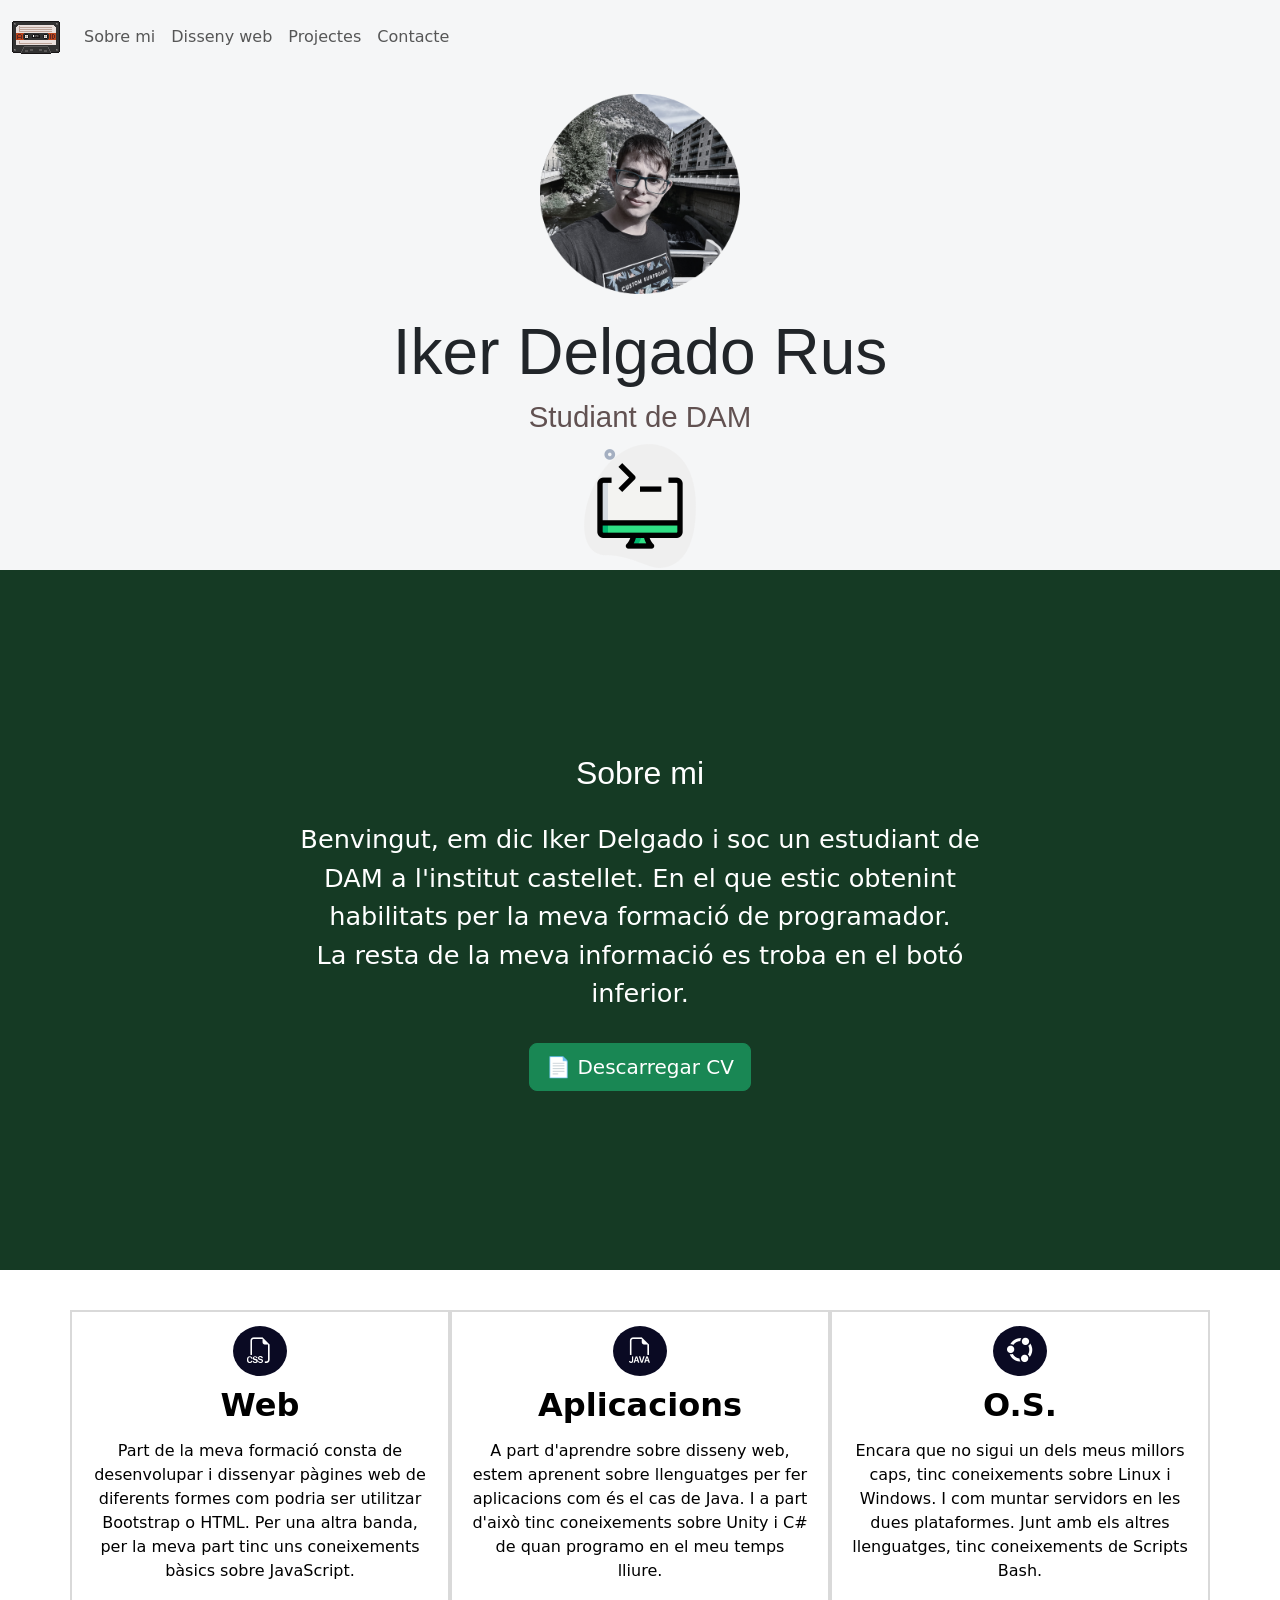
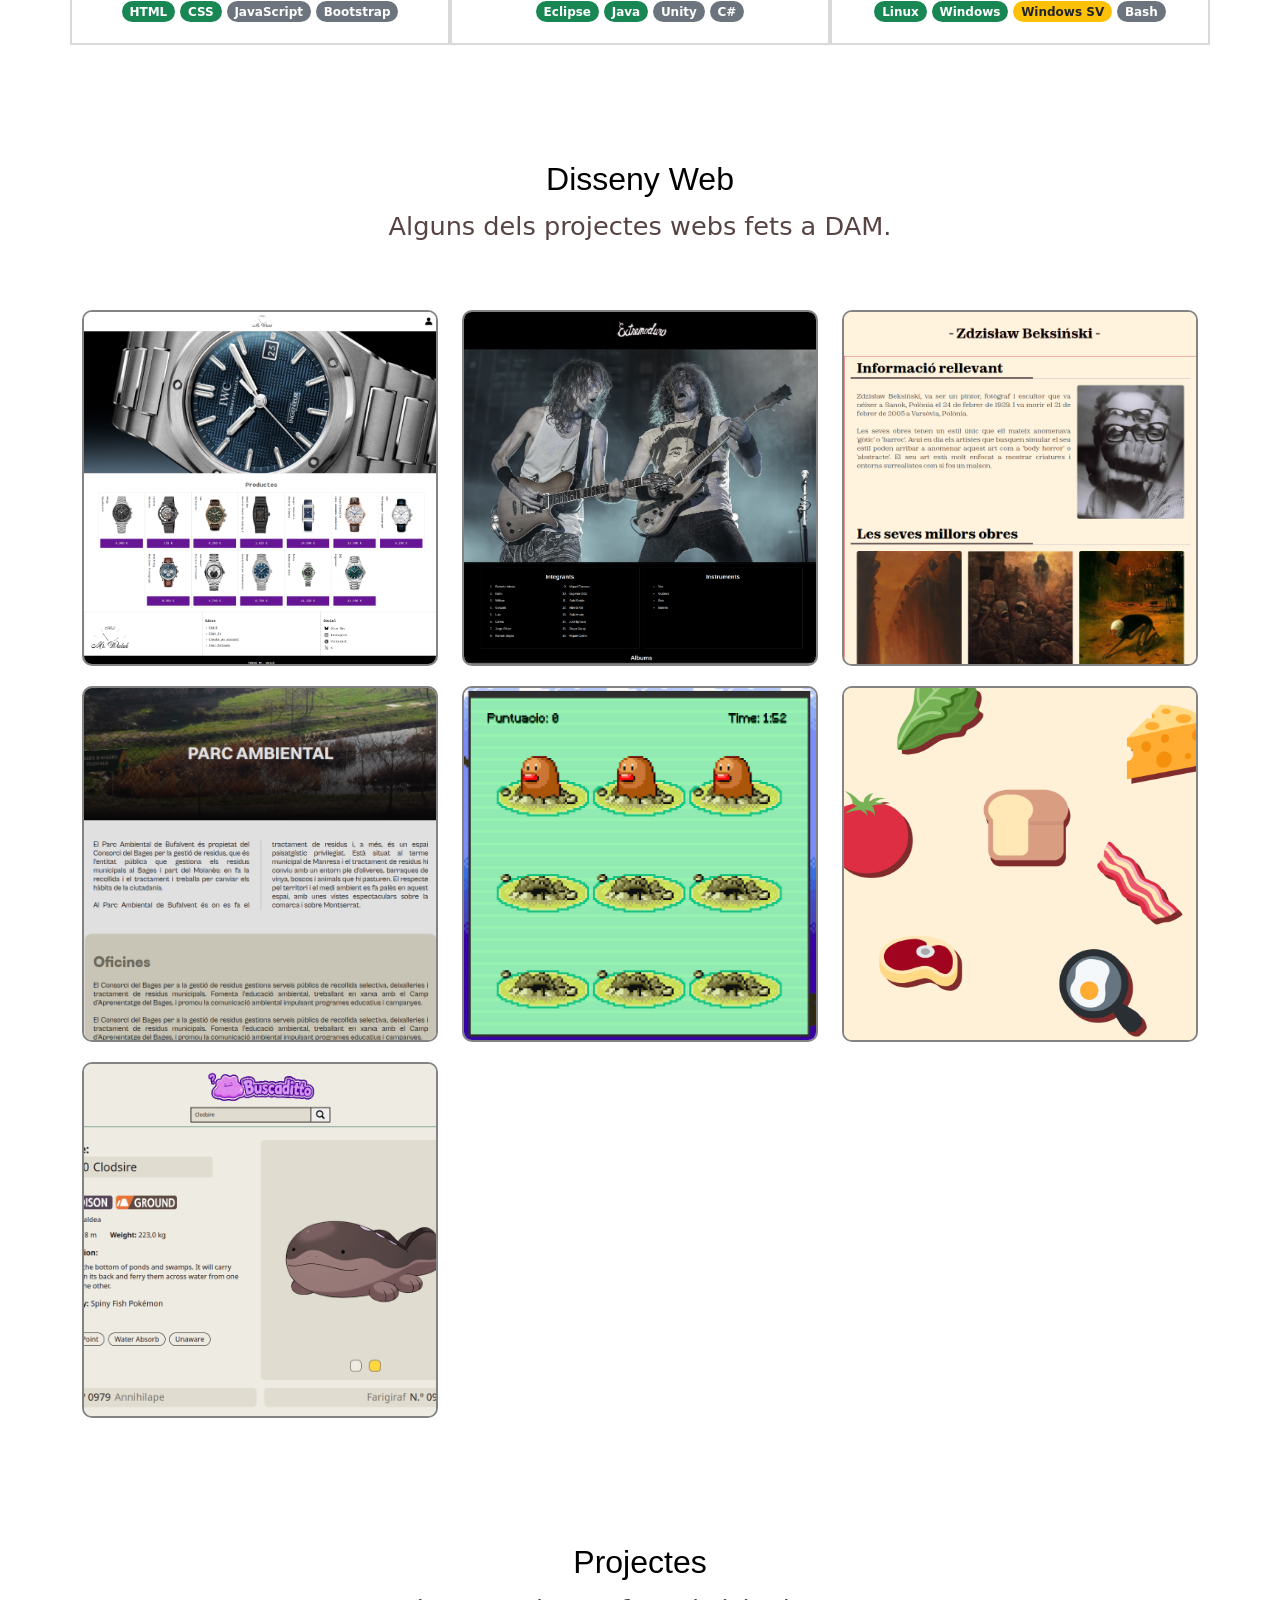
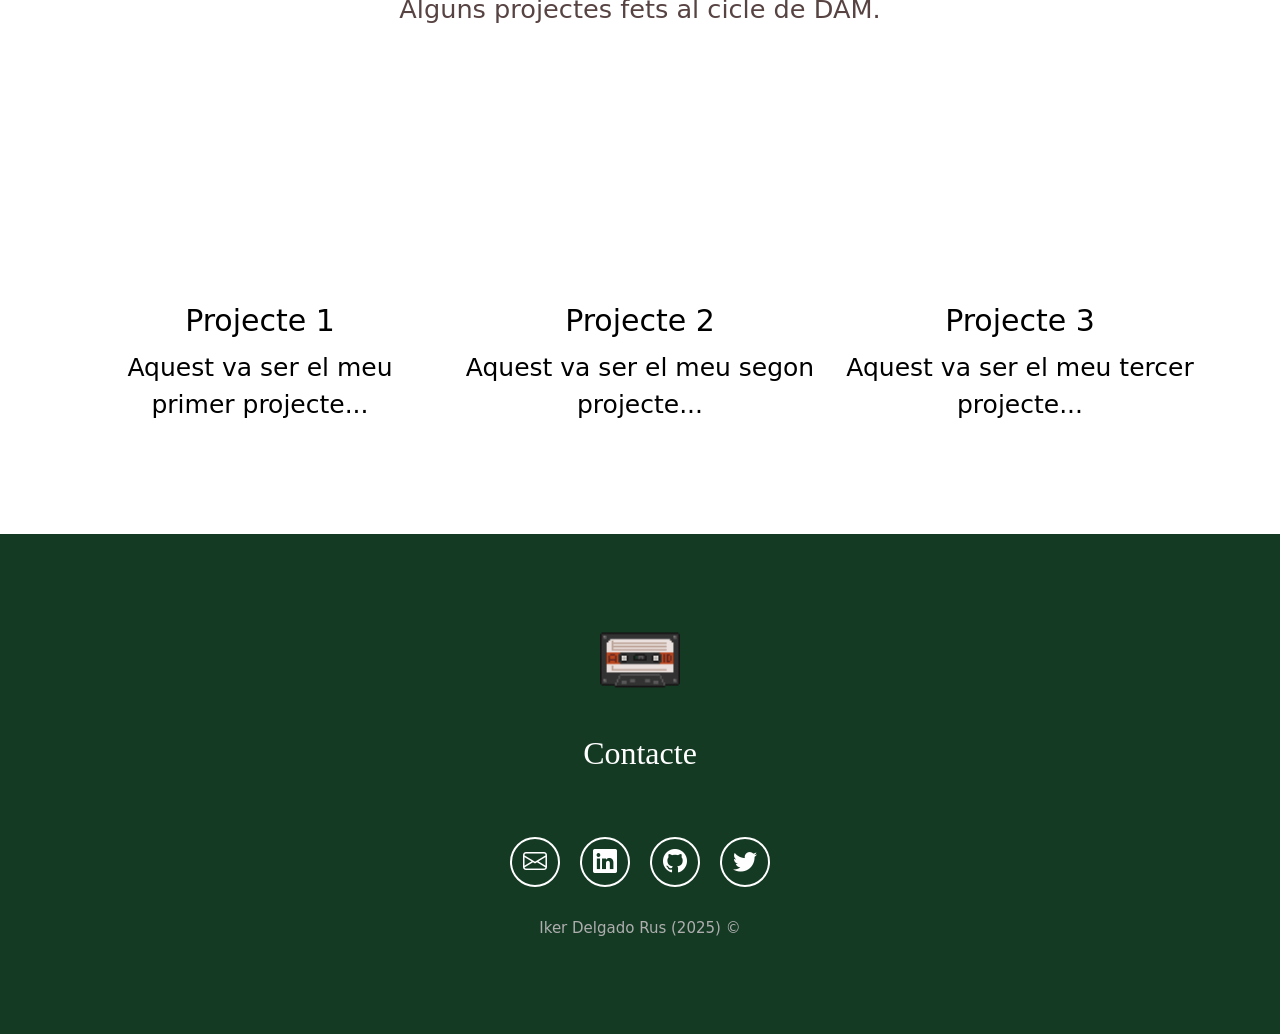
<file: index.html>
<!DOCTYPE html>
<html lang="en">
<head>
    <meta charset="UTF-8">
    <meta name="viewport" content="width=device-width, initial-scale=1.0">
    <title>Iker Delgado | Portafoli</title>
    <meta autor="Iker Delgado" />
    <meta name="description" content="Portafoli Iker Delgado" />
    <meta name="keywords" content="HTML, CSS, Bootstrap, JavaScript, DAM, web, software" />
    <link rel="icon" href="Multimedia/Images/Cassette.png" type="image/x-icon">
    <link rel="stylesheet" href="CSS/style.css">
    <link href="https://cdn.jsdelivr.net/npm/bootstrap@5.0.2/dist/css/bootstrap.min.css" rel="stylesheet" integrity="sha384-EVSTQN3/azprG1Anm3QDgpJLIm9Nao0Yz1ztcQTwFspd3yD65VohhpuuCOmLASjC" crossorigin="anonymous">
    <link href="https://api.fontshare.com/v2/css?f[]=kola@400&display=swap" rel="stylesheet">
    <link href="https://api.fontshare.com/v2/css?f[]=satoshi@400&display=swap" rel="stylesheet">
    <link rel="stylesheet" href="https://cdn.jsdelivr.net/npm/bootstrap-icons@1.11.3/font/bootstrap-icons.min.css">
    <meta name="keywords" content="HTML, CSS, Bootstrap, JavaScript, DAM, web, software" />
</head>
<body>
    <nav class="navbar navbar-collapse navbar-expand-md navbar-light">
        <div class="container-fluid">
            <a class="navbar-brand" href="#">
                <img src="Multimedia/Images/Cassette.png">
            </a>
            <button class="navbar-toggler" type="button" data-bs-toggle="collapse" data-bs-target="#navbarSupportedContent" aria-controls="navbarSupportedContent" aria-expanded="false" aria-label="Toggle navigation">
                <span class="navbar-toggler-icon"></span>
            </button>
            <div class="collapse navbar-collapse" id="navbarSupportedContent">
                <ul class="navbar-nav me-auto mb-2 mb-lg-0">
                    <li class="nav-item">
                        <a class="nav-link" aria-current="page" href="#aboutme">Sobre mi</a>
                    </li>
                    <li class="nav-item">
                        <a class="nav-link" href="#webdesign">Disseny web</a>
                    </li>
                    <li class="nav-item">
                        <a class="nav-link" href="#projectes-video">Projectes</a>
                    </li>
                    <li class="nav-item">
                        <a class="nav-link" href="#contact">Contacte</a>
                    </li>
                </ul>
            </div>
        </div>
    </nav>
    <section class="hero align-items-stretch">
        <div>
            <img class="hero-imatge-developer" src="Multimedia/Images/Foto.png" alt="Fotografia" />
            <h1>Iker Delgado Rus</h1>
            <h2>Studiant de DAM</h2>
        </div>
        <div class="hero-inferior">
            <img class="img-fluid" src="Multimedia/Images/Orinador.png" alt="imatge ordinador i llenguatges"/>
        </div>
    </section>
    <section id="aboutme" class="about-me dark-section">
        <div>
            <h2 class="section-title">Sobre mi</h2>
            <p class="section-text">Benvingut, em dic Iker Delgado i soc un estudiant de DAM a l'institut castellet. En el que estic obtenint habilitats per la meva formació de programador.</br>La resta de la meva informació es troba en el botó inferior.</p>
        </div>
        <!--botó descarregar cv-->
        <div class="text-center">
            <a href="Multimedia/DelgadoIker_CV.pdf" download class="btn btn-success btn-lg btn-responive">📄 Descarregar CV</a>
        </div>
    </section>
    <section class="experiencia white-section">
        <div class="container text-center">
            <!--tenim una fila -->
            <div class="row">
            <!--a dins de la fila hi haurà 3 columnes, una per cada experiencia o coneixement-->
                <div class="columna col-12 col-md-4">
                    <i class="bi bi-filetype-css"></i>
                    <p class="experiencia-title">Web</p>
                    <p>Part de la meva formació consta de desenvolupar i dissenyar pàgines web de diferents formes com podria ser utilitzar Bootstrap o HTML. Per una altra banda, per la meva part tinc uns coneixements bàsics sobre JavaScript.</p>
                    <div>
                        <span class="badge rounded-pill bg-success">HTML</span>
                        <span class="badge rounded-pill bg-success">CSS</span>
                        <span class="badge rounded-pill bg-secondary">JavaScript</span>
                        <span class="badge rounded-pill bg-secondary">Bootstrap</span>
                    </div>
                </div>


                <div class="columna col-12 col-md-4">
                    <i class="bi bi-filetype-java"></i>
                    <p class="experiencia-title">Aplicacions</p>
                    <p>A part d'aprendre sobre disseny web, estem aprenent sobre llenguatges per fer aplicacions com és el cas de Java. I a part d'això tinc coneixements sobre Unity i C# de quan programo en el meu temps lliure.</p>
                    <div>
                        <span class="badge rounded-pill bg-success">Eclipse</span>
                        <span class="badge rounded-pill bg-success">Java</span>
                        <span class="badge rounded-pill bg-secondary">Unity</span>
                        <span class="badge rounded-pill bg-secondary">C#</span>
                    </div>
                </div>


                <div class="columna col-12 col-md-4">
                    <i class="bi bi-ubuntu"></i>
                    <p class="experiencia-title">O.S.</p>
                    <p>Encara que no sigui un dels meus millors caps, tinc coneixements sobre Linux i Windows. I com muntar servidors en les dues plataformes. Junt amb els altres llenguatges, tinc coneixements de Scripts Bash.</p>
                    <div>
                        <span class="badge rounded-pill bg-success">Linux</span>
                        <span class="badge rounded-pill bg-success">Windows</span>
                        <span class="badge rounded-pill bg-warning text-dark">Windows SV</span>
                        <span class="badge rounded-pill bg-secondary">Bash</span>
                    </div>                
                </div>
            </div>
        </div>
    </section>
    <!--section web dessign-->
    <section id="webdesign" class="projectes white-section d-flex flex-column">
      <h2 class="section-title black-text">Disseny Web</h2>
      <h3 class="section-description">Alguns dels projectes webs fets a DAM.</h3>
      <!--galeria de projectes-->
      <div class="container text-center projectes-container">
        <div class="row">
 	        <!--projecte 1-->
            <div class="projecte col-12 col-md-6 col-lg-4">
                <img src="Multimedia/Images/Capture_Store.png" alt="projecte 1"/>
                <div class="overlay">
                    <p>Botiga de rellotges</p>
                    <div class="icones-contenidor">
                        <a href="Botiga/index.html" target="_blank" rel="noopener noreferrer">
                            <i class="bi bi-watch"></i>
                        </a>
                    </div>
                </div>
            </div>
            <!--projecte 2-->
            <div class="projecte col-12 col-md-6 col-lg-4">
                <img src="Multimedia/Images/Capture_MusicBox.png" alt="projecte 2"/>
                <div class="overlay">
                    <p>Extremoduro</p>
                    <div class="icones-contenidor">
                        <a href="MusicBox/index.html" target="_blank" rel="noopener noreferrer">
                            <i class="bi bi-vinyl-fill"></i>
                        </a>
                    </div>
                </div>
            </div>
            <!--projecte 3-->
            <div class="projecte col-12 col-md-6 col-lg-4">
                <img src="Multimedia/Images/Capture_Pintor.png" alt="projecte 3"/>
                <div class="overlay">
                    <p>Zdzisław Beksiński</p>
                    <div class="icones-contenidor">
                        <a href="Pintor/index.html" target="_blank" rel="noopener noreferrer">
                            <i class="bi bi-palette-fill"></i>
                        </a>
                    </div>
                </div>
            </div>
            <!--projecte 4-->
            <div class="projecte col-12 col-md-6 col-lg-4">
                <img src="Multimedia/Images/Capture_ParcAmbiental.png" alt="projecte 4"/>
                <div class="overlay">
                    <p>Parc Ambiental</p>
                    <div class="icones-contenidor">
                        <a href="ParcAmbiental/index.html" target="_blank" rel="noopener noreferrer">
                            <i class="bi bi-recycle"></i>
                        </a>
                    </div>
                </div>
            </div>
            <!--projecte 4-->
            <div class="projecte col-12 col-md-6 col-lg-4">
                <img src="Multimedia/Images/Captura_Talps.png" alt="projecte 4"/>
                <div class="overlay">
                    <p>Whac-A-Mole</p>
                    <div class="icones-contenidor">
                        <a href="Talps/talps.html" target="_blank" rel="noopener noreferrer">
                            <i class="bi bi-hammer"></i>
                        </a>
                    </div>
                </div>
            </div>
            <!--projecte 5-->
            <div class="projecte col-12 col-md-6 col-lg-4">
                <img src="Multimedia/Images/Captura_JocGimGum.png" alt="projecte 5"/>
                <div class="overlay">
                    <p>Joc Gim Jump</p>
                    <div class="icones-contenidor">
                        <a href="JocGimJump/index.html" target="_blank" rel="noopener noreferrer">
                            <i class="bi bi-arrow-down-circle"></i>
                        </a>
                    </div>
                </div>
            </div>
            <!--projecte 7-->
            <div class="projecte col-12 col-md-6 col-lg-4">
                <img src="Multimedia/Images/Capture_API.png" alt="projecte 5"/>
                <div class="overlay">
                    <p>Buscaditto</p>
                    <div class="icones-contenidor">
                        <a href="APIactivitat/index.html" target="_blank" rel="noopener noreferrer">
                            <i class="bi bi-search"></i>
                        </a>
                    </div>
                </div>
            </div>
        </div>
      </div>
    </section>
    <!--section projectes-->
    <section id="projectes-video" class="projectes white-section d-flex flex-column">
        <h2 class="section-title black-text">Projectes</h2>
        <h3 class="section-description">Alguns projectes fets al cicle de DAM.</h3>
        <!--galeria de projectes-->
        <div class="container text-center projectes-container">
            <div class="row">
                <!--video del projecte 1-->
                <div class="projecte col-12 col-md-6 col-lg-4">
                    <div class="video">
                        <iframe src="https://www.youtube.com/embed/9_9e7hlwisI?si=tUVx3SQMB7YNS5v8" title="YouTube video player" frameborder="0" allow="accelerometer; autoplay; clipboard-write; encrypted-media; gyroscope; picture-in-picture; web-share" referrerpolicy="strict-origin-when-cross-origin" allowfullscreen></iframe>
                    </div>
                    <h2>Projecte 1</h2>
                    <p>Aquest va ser el meu primer projecte...</p>
                </div>
                <!--video del projecte 1-->
                <div class="projecte col-12 col-md-6 col-lg-4">
                    <div class="video">
                        <iframe src="https://www.youtube.com/embed/9_9e7hlwisI?si=tUVx3SQMB7YNS5v8" title="YouTube video player" frameborder="0" allow="accelerometer; autoplay; clipboard-write; encrypted-media; gyroscope; picture-in-picture; web-share" referrerpolicy="strict-origin-when-cross-origin" allowfullscreen></iframe>
                    </div>
                    <h2>Projecte 2</h2>
                    <p>Aquest va ser el meu segon projecte...</p>
                </div>
                <!--video del projecte 1-->
                <div class="projecte col-12 col-md-6 col-lg-4">
                    <div class="video">
                        <iframe src="https://www.youtube.com/embed/9_9e7hlwisI?si=tUVx3SQMB7YNS5v8" title="YouTube video player" frameborder="0" allow="accelerometer; autoplay; clipboard-write; encrypted-media; gyroscope; picture-in-picture; web-share" referrerpolicy="strict-origin-when-cross-origin" allowfullscreen></iframe>
                    </div>
                    <h2>Projecte 3</h2>
                    <p>Aquest va ser el meu tercer projecte...</p>
                </div>
            </div>
        </div>
    </section>
    <!--section contacte-->
    <footer id="contact" class="dark-section d-flex flex-column align-items-center justify-content-center">
        <img class="footer-logo" src="Multimedia/Images/Cassette.png" alt="logo"/>
        <p class="footer-text text-center">Contacte</p>
        <div class= "social-icons d-flex flex-wrap align-items-center justify-content-center">
            <a href="mailto:homer@hotmail.com" target="_blank" rel="noopener noreferrer">
                <i class="bi bi-envelope"></i>
            </a>
            <a href="https://www.linkedin.com/in/homer-simpson" target="_blank" rel="noopener noreferrer">
                <i class="bi bi-linkedin"></i>
            </a>
            <a href="https://www.github.com/homer-simpson" target="_blank" rel="noopener noreferrer">
                <i class="bi bi-github"></i>
            </a>
            <a href="https://www.twitter.com/homer-simpson" target="_blank" rel="noopener noreferrer">
                <i class="bi bi-twitter"></i>
            </a>
        </div>
        <div class="drets">Iker Delgado Rus (2025) &#169;</div>
    </footer>
    <!-- carrega el javascript de Bootstrap-->
    <script src="https://cdn.jsdelivr.net/npm/bootstrap@5.0.2/dist/js/bootstrap.bundle.min.js" integrity="sha384-MrcW6ZMFYlzcLA8Nl+NtUVF0sA7MsXsP1UyJoMp4YLEuNSfAP+JcXn/tWtIaxVXM" crossorigin="anonymous"></script>
 </body>
</html>
</file>
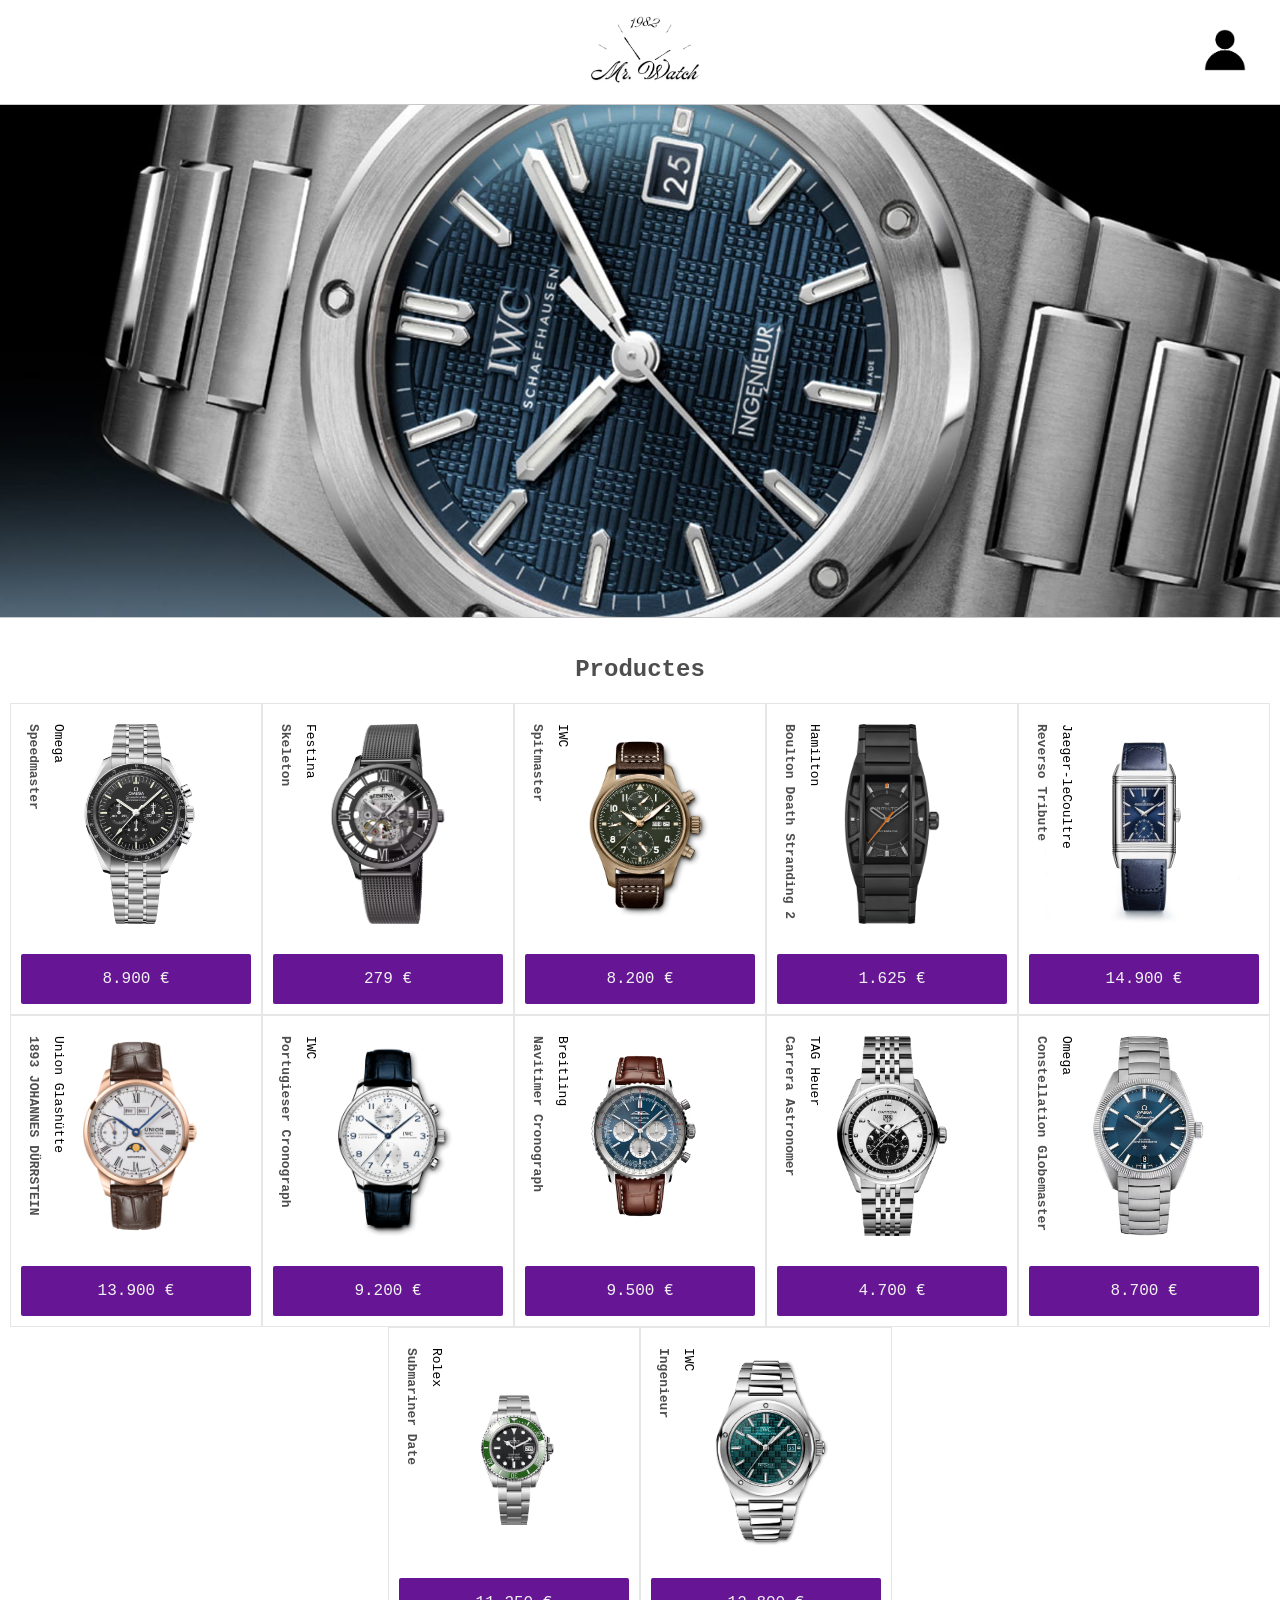
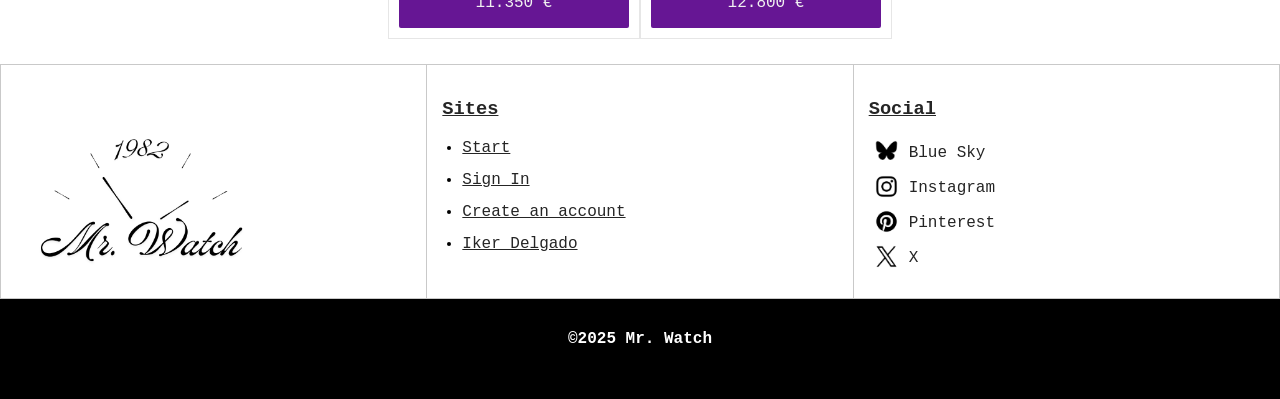
<file: Botiga/index.html>
<!DOCTYPE html>
<html>
    <head>
        <title>Mr. Watch - Inici</title>
        <link rel="icon" type="image/png" href="MULTIMEDIA/IMAGES/MrWatchLogo.png">
        <meta charset="utf8">
        <link rel="stylesheet" href="CSS/style.css">
    </head>
    <body>
        <!-- header defineix una zona a dins del body, sempre a la part superior-->
        <header>
            <!-- definim un navegador, com si fora una llista per ara les referencies no apunten enlloc-->
            <!--<nav>
                <li><a href="#">Inici</a></li>
                <li><a href="#">Productes</a></li>
                <li><a href="#">Serveis</a></li>
                <li><a href="#">Contacte</a></li>
            </nav>-->
            <a href="#"><img src="MULTIMEDIA/IMAGES/Mr.Watch.png" alt="Mr.Watch_Logo" class="logo"></a>
            <div class="icons">
                <a href="Pages/signin.html"><img src="MULTIMEDIA/IMAGES/Diseño sin título (2).png" alt="User_Icon" class="icon"></a>
            </div>  

        </header>

        <section class="header">
            <img src="MULTIMEDIA/IMAGES/Header_IWC.jpg" alt="HeaderImg_IWC">
        </section>
        <!-- deifnim una nova etiqueta section (similar al div)-->
        <section>
            <h1>Productes</h1>
            <!-- dins d'una secció podem definir diferents articles-->
            <div class="articles">
                <div class="article">
                    <img src="MULTIMEDIA/IMAGES/Omega_Speedmaster_2.avif" alt="Omega_Speedmaster">   
                    <h1 class="model">Speedmaster</h1>
                    <h2 class="brand">Omega</h2>
                    <div>
                        <p>8.900 €</p>
                        <img src="MULTIMEDIA/IMAGES/PurchaseBag.png" alt="Bag">
                    </div>           
                </div>
                <div class="article">
                    <img src="MULTIMEDIA/IMAGES/Festina_Skeleton_2.webp" alt="Festina_Skeleton">    
                    <h1 class="model">Skeleton</h1>
                    <h2 class="brand">Festina</h2> 
                    <div>
                        <p>279 €</p>
                        <img src="MULTIMEDIA/IMAGES/PurchaseBag.png" alt="Bag">
                    </div>       
                </div>
                <div class="article">
                    <img src="MULTIMEDIA/IMAGES/IWC_Spitfire_2.webp" alt="IWC_Splifire">
                    <h1 class="model">Spitmaster</h1>
                    <h2 class="brand">IWC</h2>
                    <div>
                        <p>8.200 €</p>
                        <img src="MULTIMEDIA/IMAGES/PurchaseBag.png" alt="Bag">
                    </div>                  
                </div>
                <div class="article">
                    <img src="MULTIMEDIA/IMAGES/Hamilton_DeathStranding_2.avif" alt="Hamilton_DeathStranding">
                    <h1 class="model">Boulton Death Stranding 2</h1>
                    <h2 class="brand">Hamilton</h2>
                    <div>
                        <p>1.625 €</p>
                        <img src="MULTIMEDIA/IMAGES/PurchaseBag.png" alt="Bag">
                    </div>                 
                </div>
                <div class="article">
                    <img src="MULTIMEDIA/IMAGES/Jaeger-leCoultre_ReversoTribute_2.webp" alt="Jaeger-leCoultre_ReversoTribute">
                    <h1 class="model">Reverso Tribute</h1>
                    <h2 class="brand">Jaeger-leCoultre</h2>
                    <div>
                        <p>14.900 €</p>
                        <img src="MULTIMEDIA/IMAGES/PurchaseBag.png" alt="Bag">
                    </div>                 
                </div>
                <div class="article">
                    <img src="MULTIMEDIA/IMAGES/UnionGlashutte_1893JohannesDurrstein_2.avif" alt="UnionGlashutte_1893JohannesDurrstein">
                    <h1 class="model">1893 JOHANNES DÜRRSTEIN</h1>
                    <h2 class="brand">Union Glashütte</h2>
                    <div>
                        <p>13.900 €</p>
                        <img src="MULTIMEDIA/IMAGES/PurchaseBag.png" alt="Bag">
                    </div>                 
                </div>
                <div class="article">
                    <img src="MULTIMEDIA/IMAGES/IWC_PortugieserCronagraph_2.webp" alt="IWC_PortugieserCronagraph">
                    <h1 class="model">Portugieser Cronograph</h1>
                    <h2 class="brand">IWC</h2>
                    <div>
                        <p>9.200 €</p>
                        <img src="MULTIMEDIA/IMAGES/PurchaseBag.png" alt="Bag">
                    </div>                 
                </div>
                <div class="article">
                    <img src="MULTIMEDIA/IMAGES/Breitling_Navitimer_2.avif" alt="Breitling_Navitimer">
                    <h1 class="model">Navitimer Cronograph</h1>
                    <h2 class="brand">Breitling</h2>
                    <div>
                        <p>9.500 €</p>
                        <img src="MULTIMEDIA/IMAGES/PurchaseBag.png" alt="Bag">
                    </div>                 
                </div>
                <div class="article">
                    <img src="MULTIMEDIA/IMAGES/TagHeuer_CarreraAstronomer_2.avif" alt="TagHeuer_CarreraAstronomer">
                    <h1 class="model">Carrera Astronomer</h1>
                    <h2 class="brand">TAG Heuer</h2>
                    <div>
                        <p>4.700 €</p>
                        <img src="MULTIMEDIA/IMAGES/PurchaseBag.png" alt="Bag">
                    </div>                 
                </div>
                <div class="article">
                    <img src="MULTIMEDIA/IMAGES/Omega_ConstellationGlobemaster_2.avif" alt="Omega_ConstellationGlobemaster">
                    <h1 class="model">Constellation Globemaster</h1>
                    <h2 class="brand">Omega</h2>
                    <div>
                        <p>8.700 €</p>
                        <img src="MULTIMEDIA/IMAGES/PurchaseBag.png" alt="Bag">
                    </div>                 
                </div>
                <div class="article">
                    <img src="MULTIMEDIA/IMAGES/Rolex_SubmarinerDate_2.avif" alt="Rolex_SubmarinerDate">
                    <h1 class="model">Submariner Date</h1>
                    <h2 class="brand">Rolex</h2>
                    <div>
                        <p>11.350 €</p>
                        <img src="MULTIMEDIA/IMAGES/PurchaseBag.png" alt="Bag">
                    </div>                 
                </div>
                <div class="article">
                    <img src="MULTIMEDIA/IMAGES/IWC_Ingenieur_2.webp" alt="IWC_Ingenieur">
                    <h1 class="model">Ingenieur</h1>
                    <h2 class="brand">IWC</h2>
                    <div>
                        <p>12.800 €</p>
                        <img src="MULTIMEDIA/IMAGES/PurchaseBag.png" alt="Bag">
                    </div>                 
                </div>
            </div>
        </section>
        <aside>
            <div>
                <img src="MULTIMEDIA/IMAGES/Mr.Watch.png">
            </div>
            <div>
                <h3>Sites</h3>
                <ul>
                    <li><a href="#">Start</a></li>
                    <li><a href="Pages/signin.html">Sign In</a></li>
                    <li><a href="Pages/signup.html">Create an account</a></li>
                    <li><a href="../index.html">Iker Delgado</a></li>
                </ul>
            </div>
            <div class="socialGrid">
                <h3>Social</h3>
                <div>
                    <img class="socialIcon" src="MULTIMEDIA/IMAGES/Icon_BlueSky.png" alt="BlueSkyIcon">
                    <a href="https://bsky.app/"><p>Blue Sky</p></a>
                </div>
                <div>
                    <img class="socialIcon" src="MULTIMEDIA/IMAGES/Icon_Instagram.png" alt="InstagramIcon">
                    <a href="https://www.instagram.com/"><p>Instagram</p></a>
                </div>
                <div>
                    <img class="socialIcon" src="MULTIMEDIA/IMAGES/Icon_Pinterest.png" alt="PinterestIcon">
                    <a href="https://es.pinterest.com/"><p>Pinterest</p></a>
                </div>
                <div>
                    <img class="socialIcon" src="MULTIMEDIA/IMAGES/Icon_Twitter.png" alt="TwitterIcon">
                    <a href="https://x.com/?lang=es"><p>X</p></a>
                </div>
            </div>
        </aside>
        <footer>
            <p>&copy;2025 Mr. Watch</p>
        </footer>
    </body>
</html>
</file>
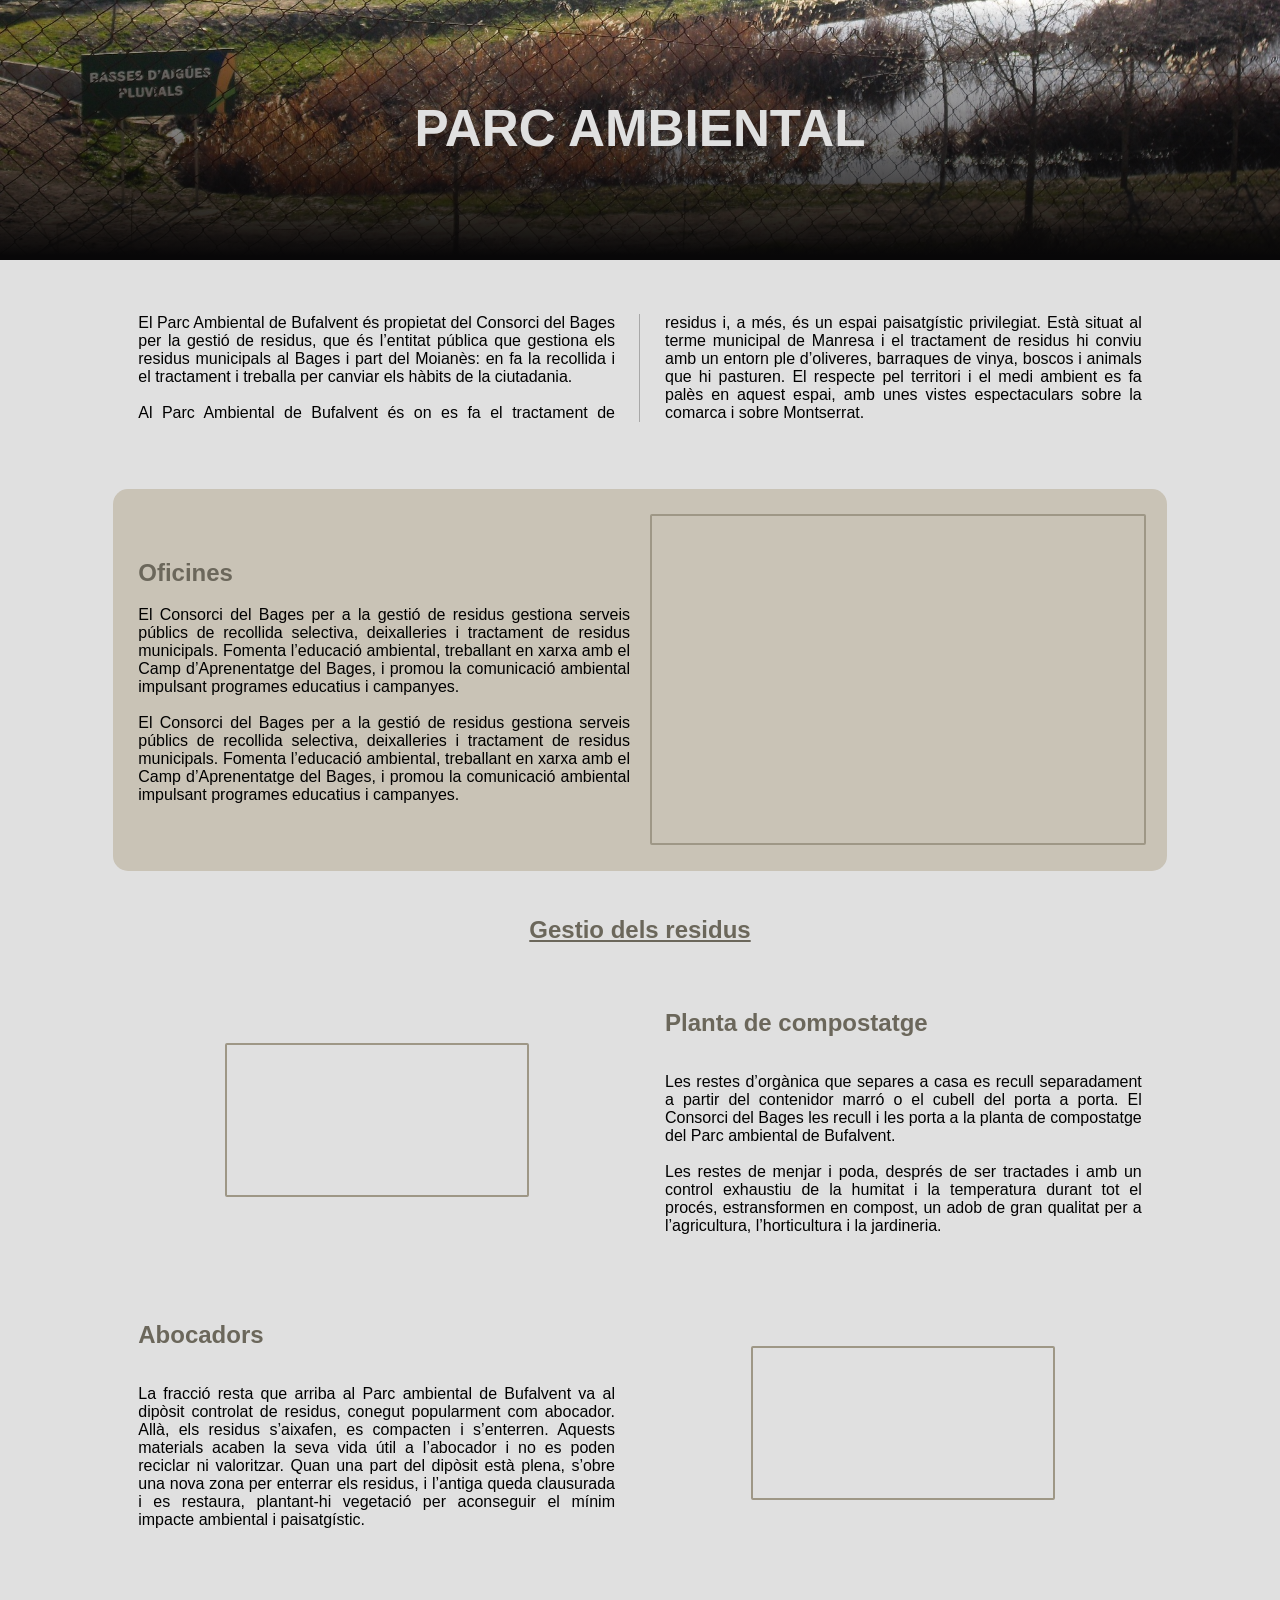
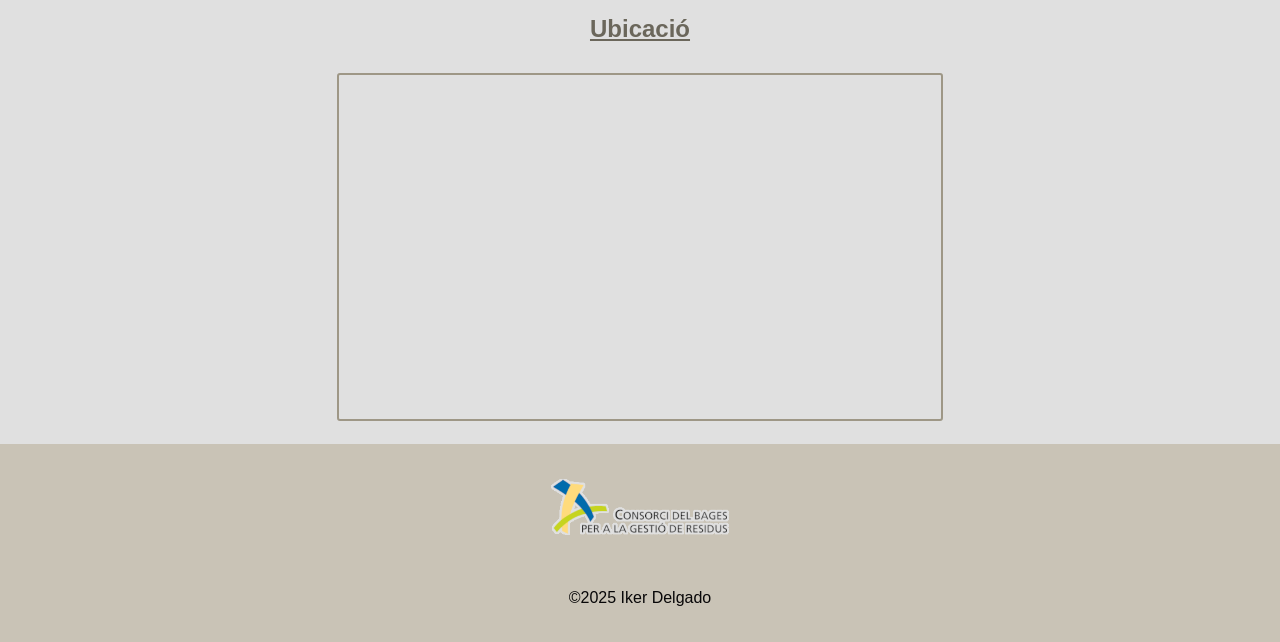
<file: ParcAmbiental/index.html>
<!DOCTYPE html>
<html>
    <head>
        <title>Parc Ambiental</title>
        <link rel="icon" type="image/png" href="Multimedia/Images/ParcAmbiental.png">
        <meta charset="utf8">
        <meta name="keywords" content="HTML, CSS">
        <meta name="description" content="Web per mostrar les obres de Zdzisław Beksiński">
        <meta name="author" content="Iker Delgado Rus">
        <meta name="viewport" content="width=device-width, initial-scale=1.0">
        <link rel="stylesheet" href="CSS/style.css">
        <link href="https://api.fontshare.com/v2/css?f[]=switzer@700&f[]=cabinet-grotesk@400&f[]=satoshi@900&display=swap" rel="stylesheet">
    </head>
    <body>
        <header>
            <img class="headerImg" src="Multimedia/Images/header.jpg" alt="Parc Ambiental">
            <div>
                <h1>PARC AMBIENTAL</h1> 
            </div>
        </header>
        <section>
            <div class="columns">
                <p>El Parc Ambiental de Bufalvent és propietat del Consorci del Bages per la gestió de residus, que és l’entitat pública que gestiona els residus municipals al Bages i part del Moianès: en fa la recollida i el tractament i treballa per canviar els hàbits de la ciutadania.</br></br>Al Parc Ambiental de Bufalvent és on es fa el tractament de residus i, a més, és un espai paisatgístic privilegiat. Està situat al terme municipal de Manresa i el tractament de residus hi conviu amb un entorn ple d’oliveres, barraques de vinya, boscos i animals que hi pasturen. El respecte pel territori i el medi ambient es fa palès en aquest espai, amb unes vistes espectaculars sobre la comarca i sobre Montserrat.</p>
            </div>
        </section>
        <section>
            <div class="squere">
                <div>
                    <h1 class="left">Oficines</h1>
                    <p>El Consorci del Bages per a la gestió de residus gestiona serveis públics de recollida selectiva, deixalleries i tractament de residus municipals. Fomenta l’educació ambiental, treballant en xarxa amb el Camp d’Aprenentatge del Bages, i promou la comunicació ambiental impulsant programes educatius i campanyes.</br></br>El Consorci del Bages per a la gestió de residus gestiona serveis públics de recollida selectiva, deixalleries i tractament de residus municipals. Fomenta l’educació ambiental, treballant en xarxa amb el Camp d’Aprenentatge del Bages, i promou la comunicació ambiental impulsant programes educatius i campanyes.</p>
                </div>
                <iframe class="fotoOficines" src="https://momento360.com/e/u/58e22259fc844025ac819a3b370703d0?utm_campaign=embed&utm_source=other&heading=0&pitch=0&field-of-view=75&size=medium&display-plan=true"></iframe>
            </div>
        </section>
        <section>
            <h1 class="underline">Gestio dels residus</h1>
            <div class="info">
                <div>
                    <iframe class="fotoSection" src="https://momento360.com/e/u/67da576eca134908ab8b39656b14d09b?utm_campaign=embed&utm_source=other&heading=0&pitch=0&field-of-view=75&size=medium&display-plan=true"></iframe>
                </div>
                <div>
                    <h1 class="left">Planta de compostatge</h1>
                    <p>Les restes d’orgànica que separes a casa es recull separadament a partir del contenidor marró o el cubell del porta a porta. El Consorci del Bages les recull i les porta a la planta de compostatge del Parc ambiental de Bufalvent.</br></br>Les restes de menjar i poda, després de ser tractades i amb un control exhaustiu de la humitat i la temperatura durant tot el procés, estransformen en compost, un adob de gran qualitat per a l’agricultura, l’horticultura i la jardineria.</p>
                </div>
            </div>
            <div class="info">
                <div>
                    <h1 class="left">Abocadors</h1>
                    <p>La fracció resta que arriba al Parc ambiental de Bufalvent va al dipòsit controlat de residus, conegut popularment com abocador. Allà, els residus s’aixafen, es compacten i s’enterren. Aquests materials acaben la seva vida útil a l’abocador i no es poden reciclar ni valoritzar. Quan una part del dipòsit està plena, s’obre una nova zona per enterrar els residus, i l’antiga queda clausurada i es restaura, plantant-hi vegetació per aconseguir el mínim impacte ambiental i paisatgístic.</p>
                </div>
                <div>
                    <iframe class="fotoSection" src="https://www.youtube.com/embed/fjuab5fJ0lY?si=FX3fEMg26YqXPuxe" title="YouTube video player" frameborder="0" allow="accelerometer; autoplay; clipboard-write; encrypted-media; gyroscope; picture-in-picture; web-share" referrerpolicy="strict-origin-when-cross-origin" allowfullscreen></iframe>
                </div>
            </div>
        </section>
        <section>
            <h1 class="underline">Ubicació</h1>
            <div class="mapsDiv">
                <iframe class="maps" src="https://www.google.com/maps/embed?pb=!1m18!1m12!1m3!1d2978.8310662488507!2d1.8553715344146189!3d41.7025824635463!2m3!1f0!2f0!3f0!3m2!1i1024!2i768!4f13.1!3m3!1m2!1s0x12a4f64b913c574d%3A0xa350098df35d7f9f!2sParc%20Ambiental%20de%20Bufalvent!5e0!3m2!1ses!2ses!4v1770910973762!5m2!1ses!2ses" allowfullscreen="" loading="lazy" referrerpolicy="no-referrer-when-downgrade"></iframe>
            </div>
        </section>
        <footer>
            <a href="https://www.consorcidelbages.cat/parc-ambiental/"><img src="Multimedia/Images/LogoConcorsi.png" alt="Logo Consorci"></a>
            <a href="../index.html">&copy;2025 Iker Delgado</a>
        </footer>
    </body>
</html>
</file>
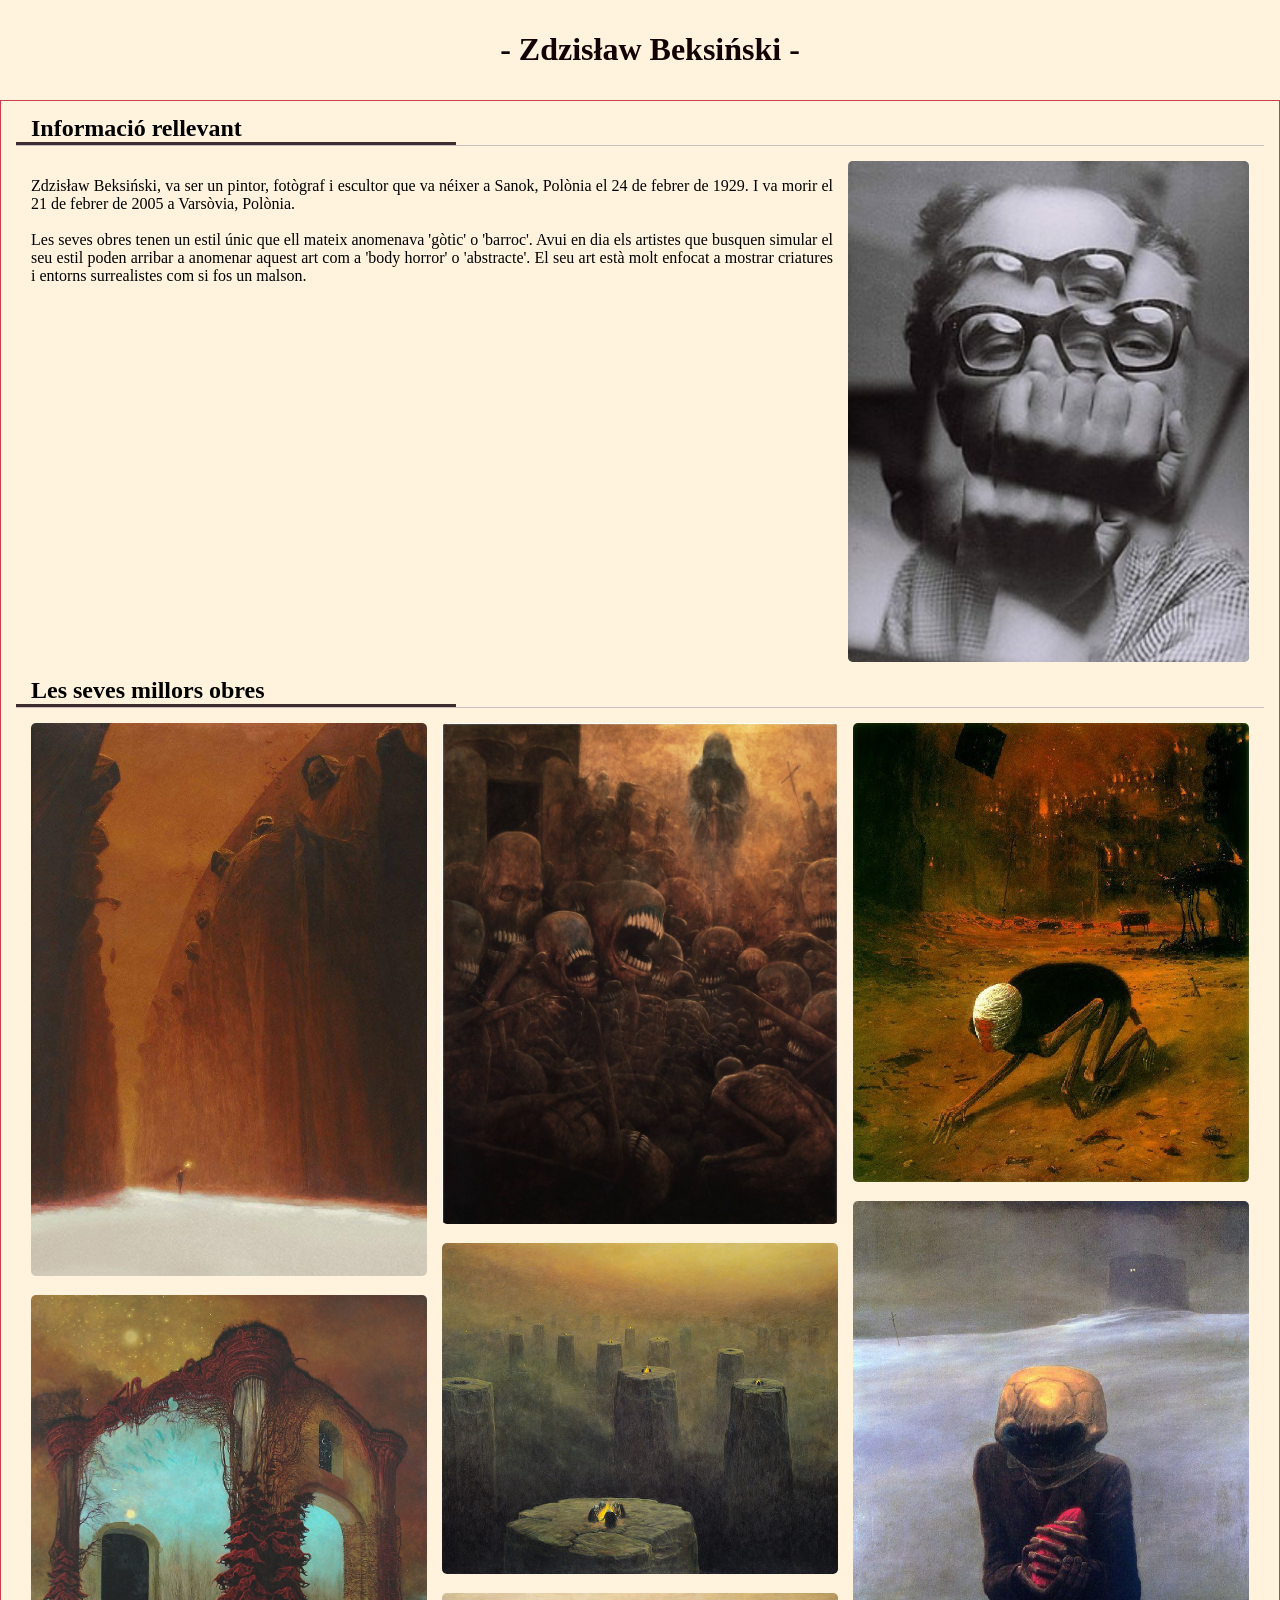
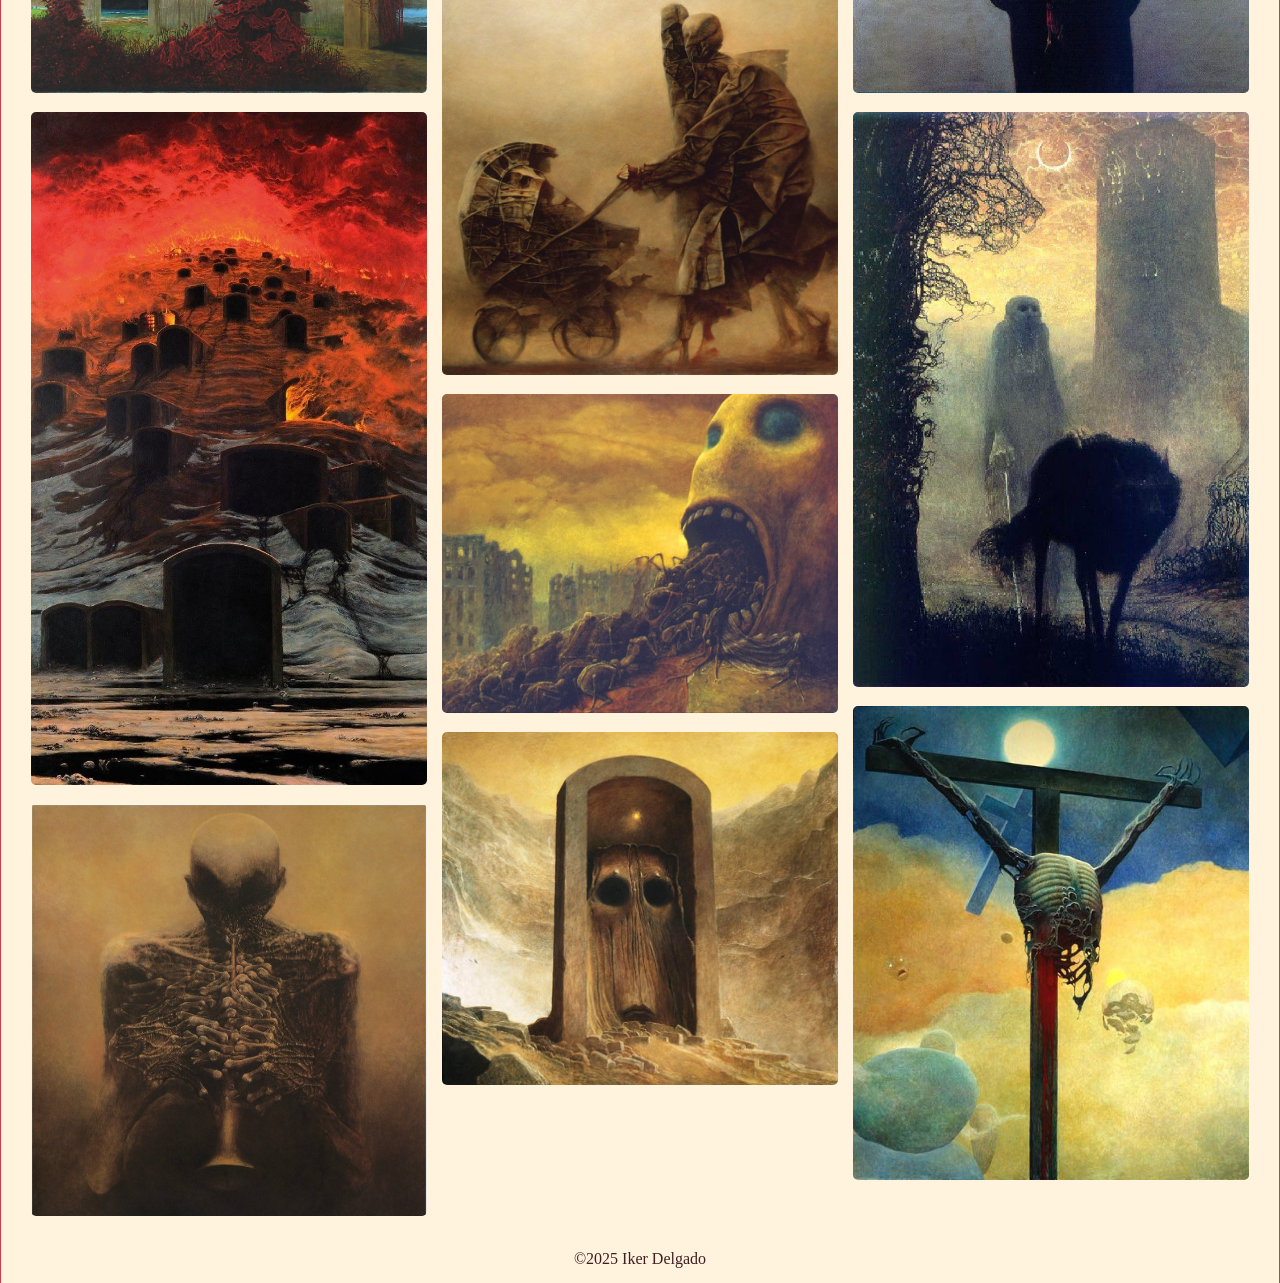
<file: Pintor/index.html>
<!DOCTYPE html>
<html>
    <head>
        <title>Beksiński</title>
        <link rel="icon" type="image/png" href="Multimedia/Images/Logo_ZB.png">
        <meta charset="utf8">
        <meta name="keywords" content="HTML, CSS">
        <meta name="description" content="Web per mostrar les obres de Zdzisław Beksiński">
        <meta name="author" content="Iker Delgado Rus">
        <meta name="viewport" content="width=device-width, initial-scale=1.0">
        <link rel="stylesheet" href="CSS/style.css">
        <link href="https://api.fontshare.com/v2/css?f[]=zodiak@100,300,800&display=swap" rel="stylesheet">
    </head>
    <body>
        <header>
            <h1>- Zdzisław Beksiński -</h1>
        </header>
        <div class="realSection">
            <section>
                <h1 class="titleNameAutor">Informació rellevant</h1>
                <div class="descriptionContainer">
                    <div class="descriptionText">
                        <p>Zdzisław Beksiński, va ser un pintor, fotògraf i escultor que va néixer a Sanok, Polònia el 24 de febrer de 1929. I va morir el 21 de febrer de 2005 a Varsòvia, Polònia.<br><br>Les seves obres tenen un estil únic que ell mateix anomenava 'gòtic' o 'barroc'.  Avui en dia els artistes que busquen simular el seu estil poden arribar a anomenar aquest art com a 'body horror' o 'abstracte'. El seu art està molt enfocat a mostrar criatures i entorns surrealistes com si fos un malson. </p>
                    </div>
                    <div class="descriptionImg">
                        <img class="retrat" src="Multimedia/Images/Autor_Autoretrat.png" alt="Retrat">
                        <img class="fotografia" src="Multimedia/Images/Autor_Fotografia.png" alt="Fotografia">
                    </div>
                </div>
                <h1 class="titleNameAutor">Les seves millors obres</h1>
                <div class="obresContainer">
                    <div>
                        <div><img src="Multimedia/Images/Obra_1.jpg" alt="Obra_1"></div>
                        <div><img src="Multimedia/Images/Obra_2.jpg" alt="Obra_2"></div>
                        <div><img src="Multimedia/Images/Obra_3.jpg" alt="Obra_3"></div>
                        <div><img src="Multimedia/Images/Obra_4.jpg" alt="Obra_4"></div>
                    </div>
                    <div>
                        <div><img src="Multimedia/Images/Obra_5.jpg" alt="Obra_5"></div>
                        <div><img src="Multimedia/Images/Obra_6.jpg" alt="Obra_6"></div>
                        <div><img src="Multimedia/Images/Obra_7.jpg" alt="Obra_7"></div>
                        <div><img src="Multimedia/Images/Obra_8.jpg" alt="Obra_8"></div>
                        <div><img src="Multimedia/Images/Obra_13.jpg" alt="Obra_13"></div>
                    </div>
                    <div>
                        <div><img src="Multimedia/Images/Obra_9.jpg" alt="Obra_9"></div>
                        <div><img src="Multimedia/Images/Obra_10.jpg" alt="Obra_10"></div>
                        <div><img src="Multimedia/Images/Obra_11.jpg" alt="Obra_11"></div>
                        <div><img src="Multimedia/Images/Obra_12.jpg" alt="Obra_12"></div>
                    </div>
                </div>
                <footer>
                    <a href="../index.html">&copy;2025 Iker Delgado</a>
                </footer>
            </section>
        </div>
    </body>
</html>
</file>
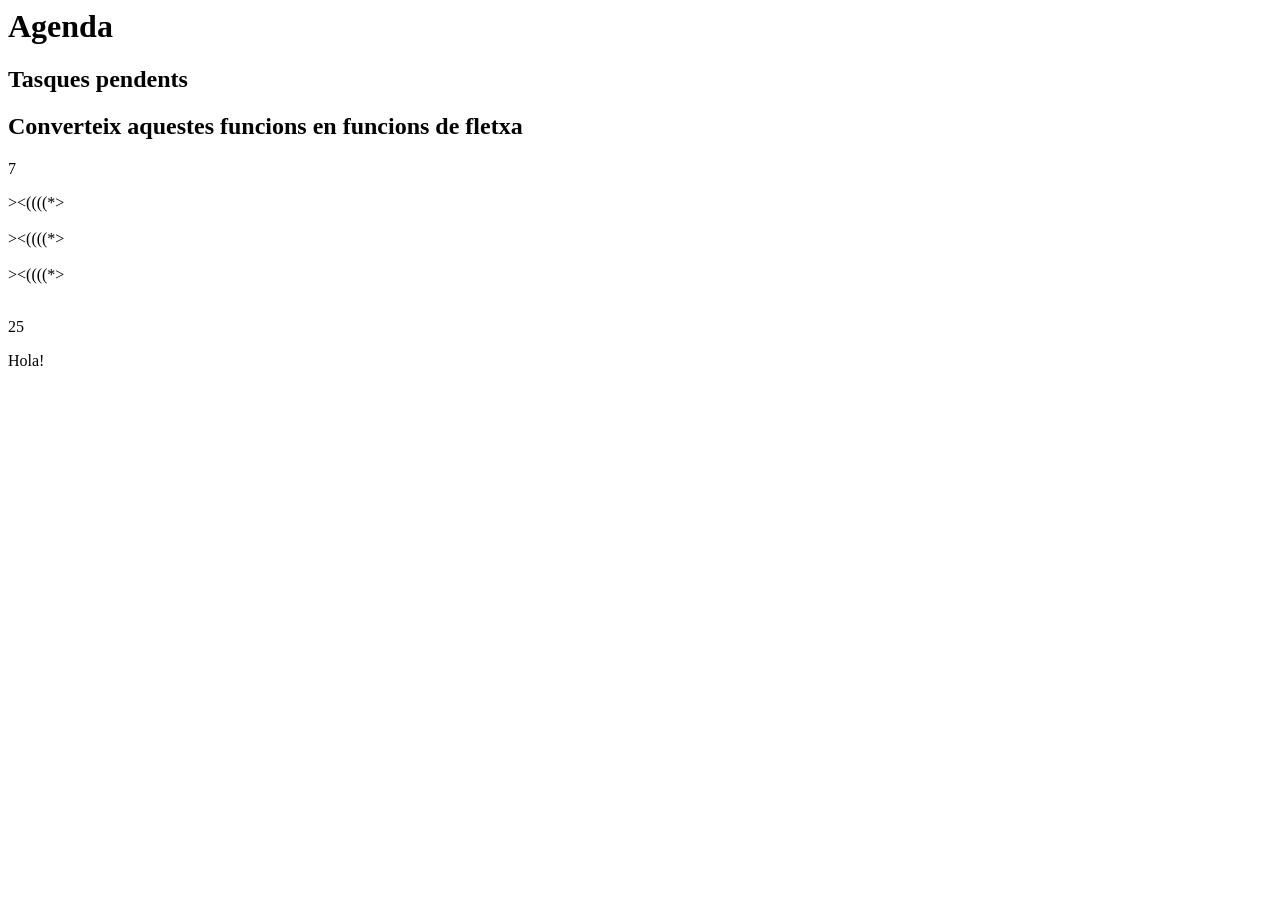
<file: java.html>
<html>
    <head>
        <title>javascript</title>
    </head>
    <body>
        <h1> Agenda </h1>
    	<p id="dia"></p>
    	<h2> Tasques pendents </h2>
        <div id="tasques"></div>
        
        <h2>Converteix aquestes funcions en funcions de fletxa</h2>
        <p id="demo"></p>
        <p id="demo2"></p>
        <p id="demo3"></p>
        <p id="demo4"></p>
        <script>
            //let name = prompt("Escriu el teu nom: ")
            //alert("Hola " +name)
            /*let num1 = prompt("Escriu un nombre: ")
            let num2 = prompt("Escriu un altre nombre: ")
            alert(Number(num1) + Number(num2))*/

            /*function nombreAleatori(){
                let userNum = prompt("Escriu un nombre:");
                let aleatori = Math.floor(Math.random() * 4) + 1;
                alert((userNum == aleatori) ? ("Has encertat, el nombre aleatori era " + userNum) : ("No has encertat, el nombre aleatori era " + aleatori));
                let tornar = confirm("Vols tornar a jugar?");
                if (tornar == true) {
                    nombreAleatori();
                }
            }

            nombreAleatori();*/

            /*document.getElementById("demo").innerHTML = "My First JavaScript";
            document.getElementById("demo").innerHTML = "La segona vegada sobrescriu";
            document.getElementById("demo2").innerHTML = "My Second JavaScript<div id='fill'></div>";
            document.getElementById("fill").innerHTML = "escrivint a dins del div fill <p>pepa</p>";*/



            /*let avui = new Date().toLocaleDateString("es-ES");
            document.getElementById("dia").innerHTML = avui;

            let user = prompt("Escriu el nombre d'usuari:");
            let password = prompt("Escriu la contrasenya:");

            if (user == "admin" && password == "1234"){
                document.getElementById("tasques").innerHTML = "<ul><li>Fer un pdf</li><li>Buscar bugs</li><li>Anar al cine</li></ul>";
            } else if (user == "alum" && password == "pepe"){
                document.getElementById("tasques").innerHTML = "<ul><li>Fer deures</li><li>Menjar una burguer</li><li>Escoltar musica horrible a tot volum</li></ul>"; 
            } else {
                alert("Error password");
            }*/
            let varGlobal=5;
            let suma=(a,b)=>{return (a+b);}
            let peix=(dibuix,vegades)=>{
                let retorna="";
                for (let i=0;i<vegades;i++)  {
                    retorna=retorna+dibuix+"<br><br>";
                }
                return(retorna);
            }
            let expo=()=>{return (varGlobal**2);}
            let saluda=()=>{document.getElementById("demo4").innerHTML = "Hola!";}
            
            document.getElementById("demo").innerHTML =`${suma(2,5)}`;
            document.getElementById("demo2").innerHTML =`${peix("><((((*>",3)}`;
            document.getElementById("demo3").innerHTML =`${expo()}`;
            saluda();

            /*function suma(a,b)  {
                return (a+b);
            }


            function peix(dibuix,vegades) {
                let retorna="";
                for (let i=0;i<vegades;i++)  {
                    retorna=retorna+dibuix+"<br><br>";
                }
                return(retorna);
            }

            
            function expo(){
                return (varGlobal**2);
            }

            
            function saluda(){
                document.getElementById("demo4").innerHTML ="Hola!";
            }*/
        </script>
    </body>
</html>
</file>
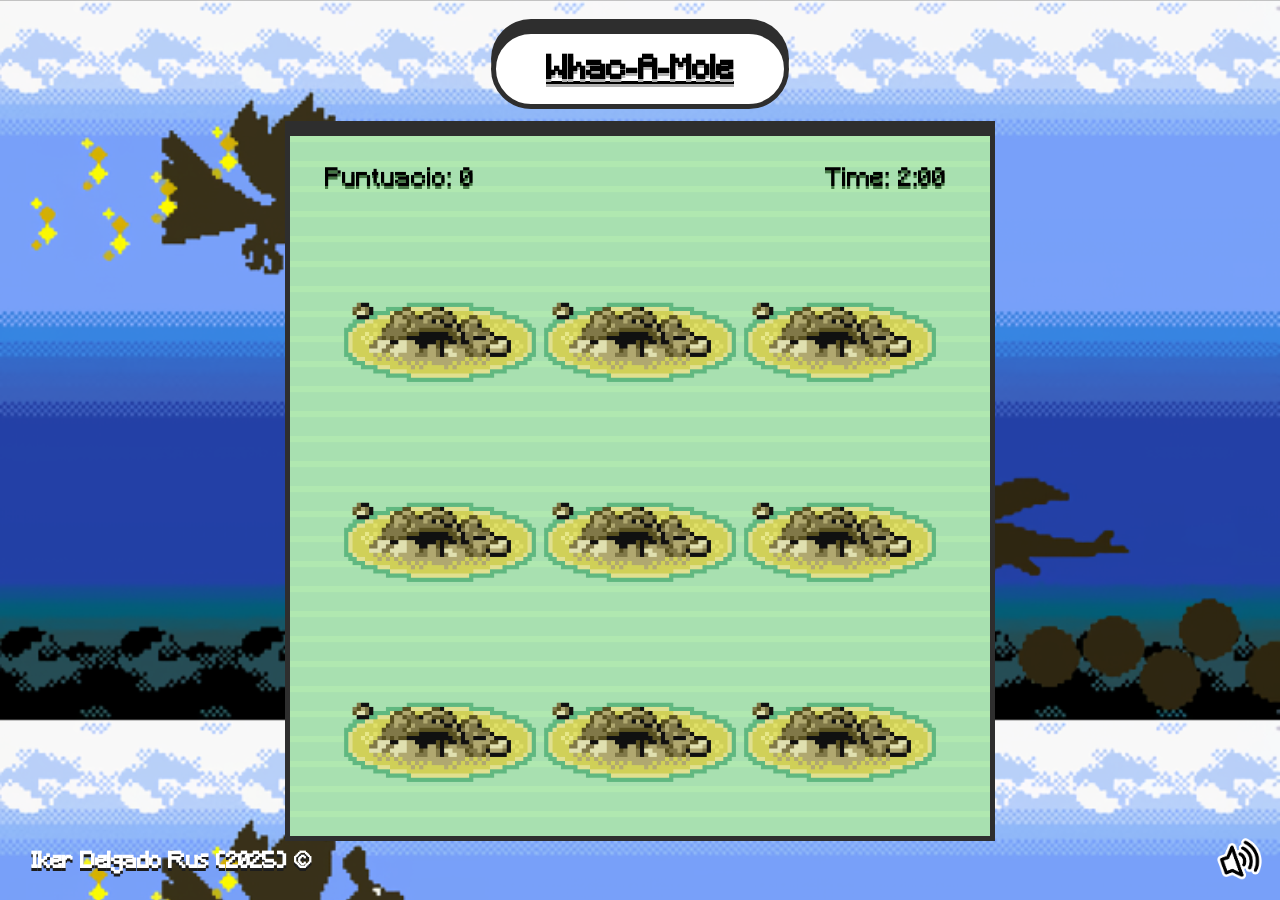
<file: Talps/talps.html>
<!DOCTYPE html>
<html>
    <head>
        <meta charset="UTF-8">
        <title>Whac-A-Mole</title>
        <link rel="icon" href="Multimedia/Images/Cursor_Hammer.png" type="image/x-icon">
        <link rel="stylesheet" href="talps.css">
    </head>
    <body>
        <div class="game">
            <h1>Whac-A-Mole</h1>
            <div class="talpContainer gameObj">
                <img class="talp gameObj" src="Multimedia/Images/No_Digglet.png" alt="topo" onclick="pam(this)">
                <img class="talp gameObj" src="Multimedia/Images/No_Digglet.png" alt="topo" onclick="pam(this)">
                <img class="talp gameObj" src="Multimedia/Images/No_Digglet.png" alt="topo" onclick="pam(this)">
                <img class="talp gameObj" src="Multimedia/Images/No_Digglet.png" alt="topo" onclick="pam(this)">
                <img class="talp gameObj" src="Multimedia/Images/No_Digglet.png" alt="topo" onclick="pam(this)">
                <img class="talp gameObj" src="Multimedia/Images/No_Digglet.png" alt="topo" onclick="pam(this)">
                <img class="talp gameObj" src="Multimedia/Images/No_Digglet.png" alt="topo" onclick="pam(this)">
                <img class="talp gameObj" src="Multimedia/Images/No_Digglet.png" alt="topo" onclick="pam(this)">
                <img class="talp gameObj" src="Multimedia/Images/No_Digglet.png" alt="topo" onclick="pam(this)">
                <div class="puntuationContainer gameObj">
                    <p id="puntuation"> Puntuacio: 0</p>
                </div>
                <div class="timerContainer gameObj">
                    <p id="timer"> Time: 2:00</p>
                </div>
            </div>
            <div class="felicitatsContainer final">
                <img src="Multimedia/Images/Diploma.png">
                <div>
                    <h2>Felicitats has guanyat</h2>
                    <h3 id="finalpoints"></h2>
                </div>
            </div>
        </div>
        <img id="audio" src="Multimedia/Images/Noise.png" alt="Audio"  onclick="changeAudio()">
        <a href="../index.html"><h4 class="copyright">Iker Delgado Rus (2025) &#169;</h4></a>
        <script src="talps.js"></script>
    </body>
</html>
</file>
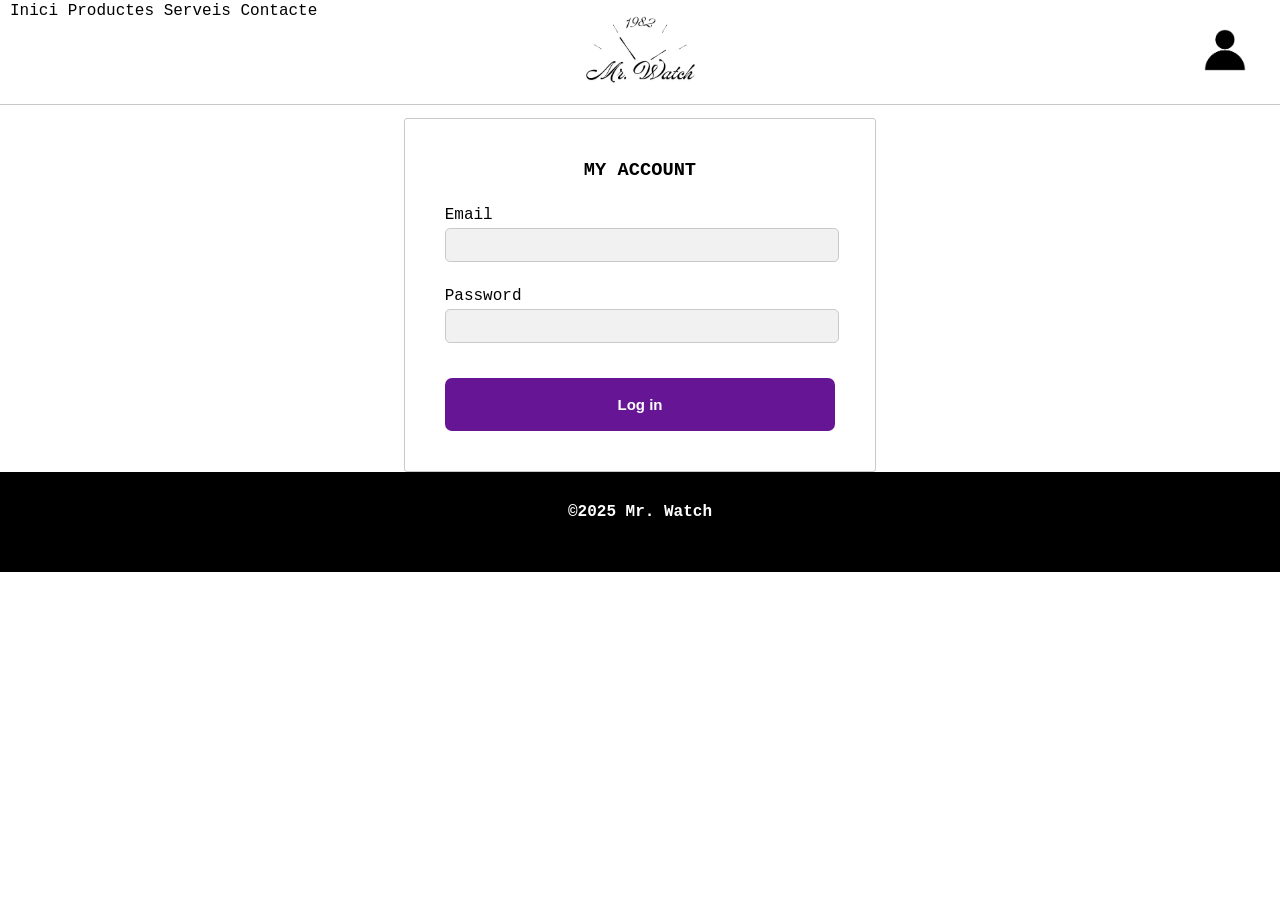
<file: Botiga/Pages/noFound.html>
<!DOCTYPE html>
<html>
    <head>
        <title>Mr. Watch - Inici</title>
        <link rel="icon" type="image/png" href="../MULTIMEDIA/IMAGES/MrWatchLogo.png">
        <meta charset="utf8">
        <link rel="stylesheet" href="../CSS/style.css">
    </head>
    <body>
        <!-- header defineix una zona a dins del body, sempre a la part superior-->
        <header>
            <!-- definim un navegador, com si fora una llista per ara les referencies no apunten enlloc-->
            <nav>
                <li><a href="../index.html">Inici</a></li>
                <li><a href="#">Productes</a></li>
                <li><a href="#">Serveis</a></li>
                <li><a href="#">Contacte</a></li>
            </nav>
            <img src="../MULTIMEDIA/IMAGES/Mr.Watch.png" alt="Mr.Watch_Logo" class="logo">
            <div class="icons">
                <img src="../MULTIMEDIA/IMAGES/Diseño sin título (2).png" alt="User_Icon" class="icon"> 
            </div>  

        </header>


        <!-- deifnim una nova etiqueta section (similar al div)-->
        <section class="centerSection"> 
            <form class="login">
                <h3>MY ACCOUNT</h3>
                <p>Email</p>
                <input class="text" type="email">
                <p>Password</p>
                <input class="text" type="password">
                <input class="button" type="button" value="Log in">
            </form>
        </section>

        <footer>
            <p>&copy;2025 Mr. Watch</p>
        </footer>

    </body>
</html>
</file>
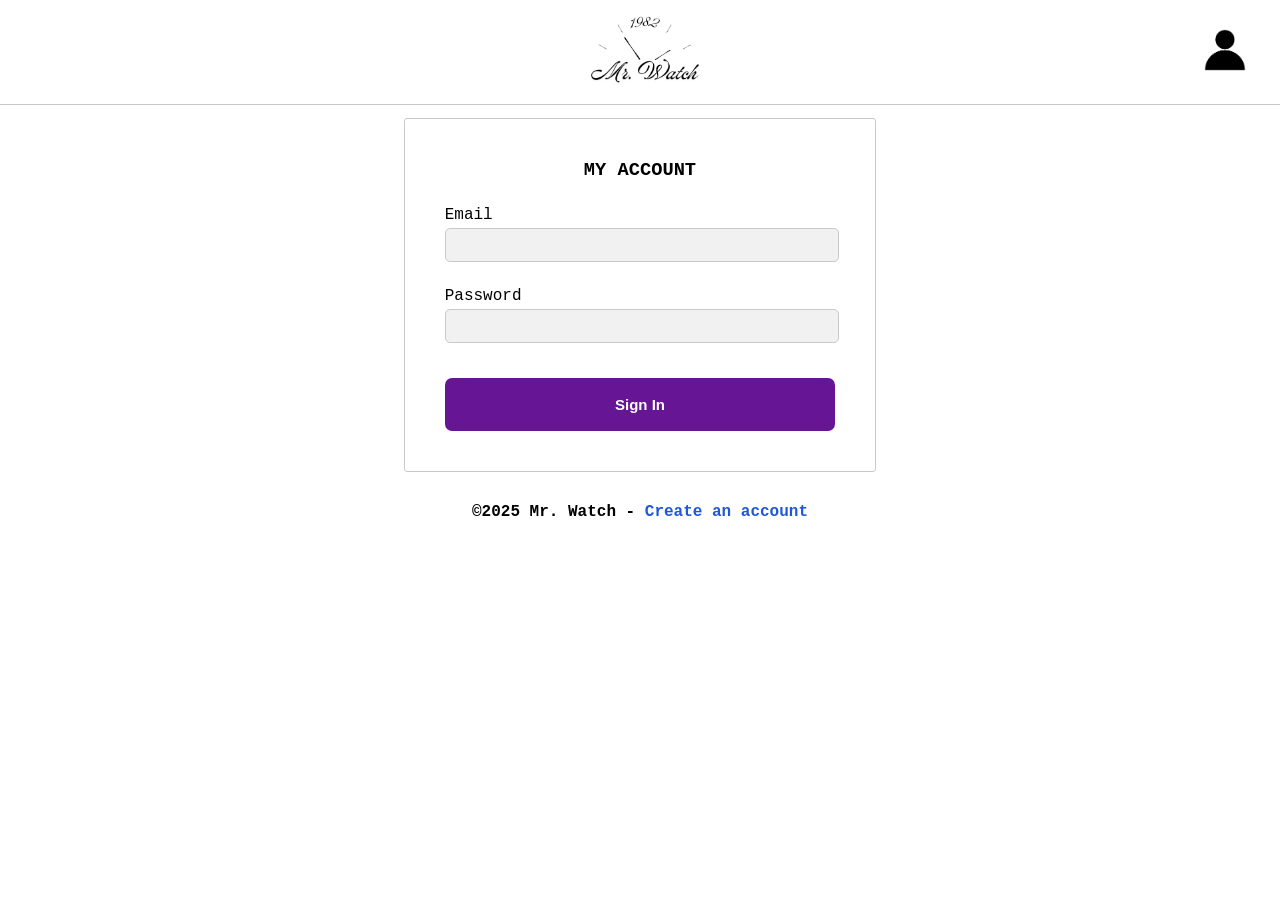
<file: Botiga/Pages/signin.html>
<!DOCTYPE html>
<html>
    <head>
        <title>Mr. Watch - Sign In</title>
        <link rel="icon" type="image/png" href="../MULTIMEDIA/IMAGES/MrWatchLogo.png">
        <meta charset="utf8">
        <link rel="stylesheet" href="../CSS/style.css">
    </head>
    <body>
        <!-- header defineix una zona a dins del body, sempre a la part superior-->
        <header>
            <!-- definim un navegador, com si fora una llista per ara les referencies no apunten enlloc-->
            <!--<nav>
                <li><a href="../index.html">Inici</a></li>
                <li><a href="#">Productes</a></li>
                <li><a href="#">Serveis</a></li>
                <li><a href="#">Contacte</a></li>
            </nav>-->
            <a href="../index.html"><img src="../MULTIMEDIA/IMAGES/Mr.Watch.png" alt="Mr.Watch_Logo" class="logo"></a>
            <div class="icons">
                <a href="#"><img src="../MULTIMEDIA/IMAGES/Diseño sin título (2).png" alt="User_Icon" class="icon"></a>
            </div>  

        </header>


        <!-- deifnim una nova etiqueta section (similar al div)-->
        <section class="centerSection"> 
            <form class="login">
                <h3>MY ACCOUNT</h3>
                <p>Email</p>
                <input class="text" type="email">
                <p>Password</p>
                <input class="text" type="password">
                <input class="button" type="button" value="Sign In">
            </form>
        </section>

        <footer class="footerWhite">
            <p>&copy;2025 Mr. Watch - <a href="signup.html">Create an account</a></p>
        </footer>

    </body>
</html>
</file>
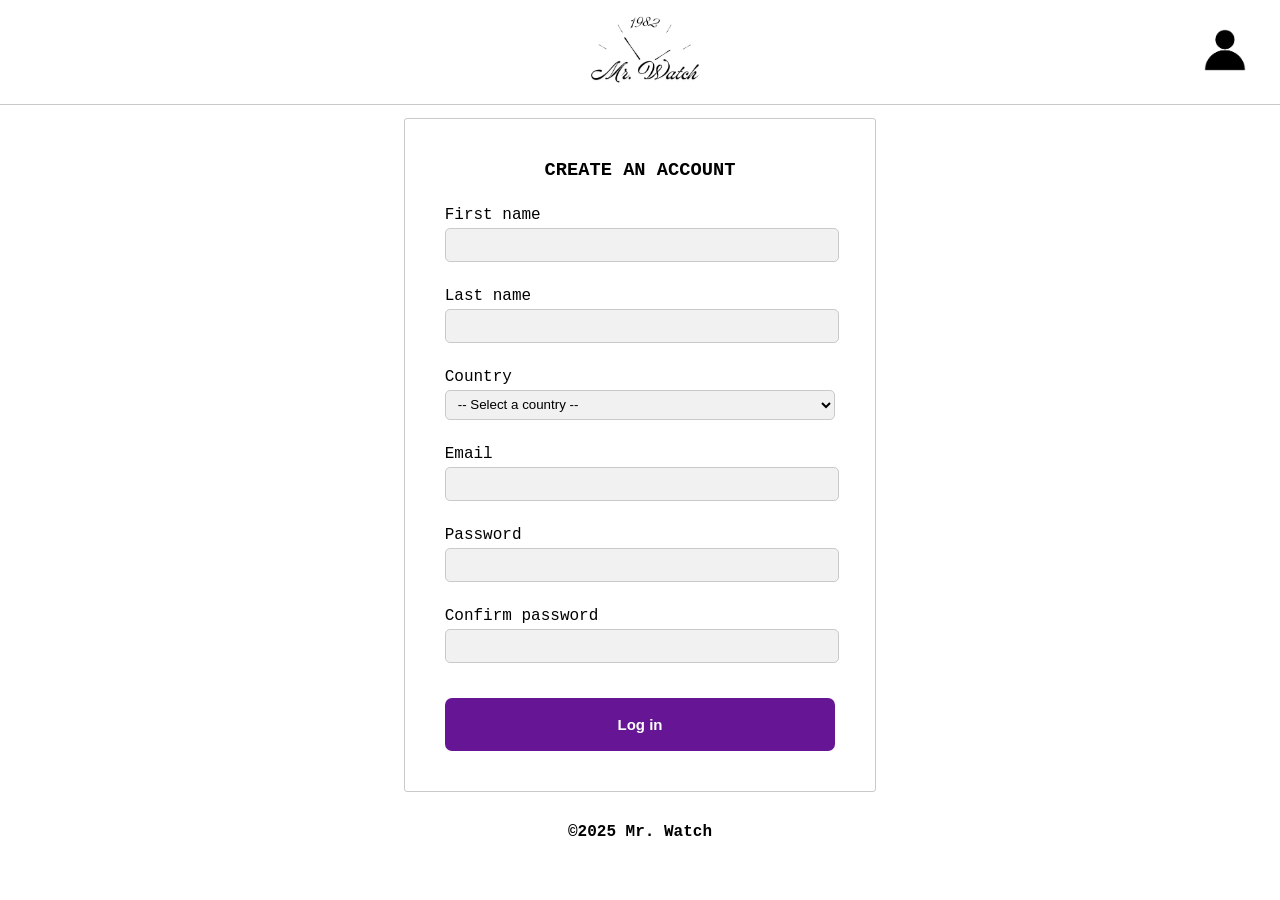
<file: Botiga/Pages/signup.html>
<!DOCTYPE html>
<html>
    <head>
        <title>Mr. Watch - Sign Up</title>
        <link rel="icon" type="image/png" href="../MULTIMEDIA/IMAGES/MrWatchLogo.png">
        <meta charset="utf8">
        <link rel="stylesheet" href="../CSS/style.css">
    </head>
    <body>
        <!-- header defineix una zona a dins del body, sempre a la part superior-->
        <header>
            <!-- definim un navegador, com si fora una llista per ara les referencies no apunten enlloc-->
            <!--<nav>
                <li><a href="../index.html">Inici</a></li>
                <li><a href="#">Productes</a></li>
                <li><a href="#">Serveis</a></li>
                <li><a href="#">Contacte</a></li>
            </nav>-->
            <a href="../index.html"><img src="../MULTIMEDIA/IMAGES/Mr.Watch.png" alt="Mr.Watch_Logo" class="logo"></a>
            <div class="icons">
                <a href="signin.html"><img src="../MULTIMEDIA/IMAGES/Diseño sin título (2).png" alt="User_Icon" class="icon"></a>
            </div>  

        </header>


        <!-- deifnim una nova etiqueta section (similar al div)-->
        <section class="centerSection"> 
            <form class="login">
                <h3>CREATE AN ACCOUNT</h3>
                <p>First name</p>
                <input class="text" type="text">
                <p>Last name</p>
                <input class="text" type="text">
                <p>Country</p>
                <select class="country" name="country">
                    <option value="">-- Select a country --</option>
                    <option value="Argentina">Argentina</option>
                    <option value="Australia">Australia</option>
                    <option value="Austria">Austria</option>
                    <option value="Belgium">Belgium</option>
                    <option value="Brazil">Brazil</option>
                    <option value="Canada">Canada</option>
                    <option value="China">China</option>
                    <option value="Denmark">Denmark</option>
                    <option value="France">France</option>
                    <option value="Germany">Germany</option>
                    <option value="India">India</option>
                    <option value="Indonesia">Indonesia</option>
                    <option value="Ireland">Ireland</option>
                    <option value="Italy">Italy</option>
                    <option value="Japan">Japan</option>
                    <option value="Mexico">Mexico</option>
                    <option value="Netherlands">Netherlands</option>
                    <option value="Norway">Norway</option>
                    <option value="Poland">Poland</option>
                    <option value="Saudi Arabia">Saudi Arabia</option>
                    <option value="South Africa">South Africa</option>
                    <option value="South Korea">South Korea</option>
                    <option value="Spain">Spain</option>
                    <option value="Sweden">Sweden</option>
                    <option value="Switzerland">Switzerland</option>
                    <option value="Thailand">Thailand</option>
                    <option value="Turkey">Turkey</option>
                    <option value="United Kingdom">United Kingdom</option>
                    <option value="United States">United States</option>
                </select>
                <p>Email</p>
                <input class="text" type="email">
                <p>Password</p>
                <input class="text" type="password">
                <p>Confirm password</p>
                <input class="text" type="password">
                <input class="button" type="button" value="Log in">
            </form>
        </section>

        <footer class="footerWhite">
            <p>&copy;2025 Mr. Watch</p>
        </footer>

    </body>
</html>
</file>
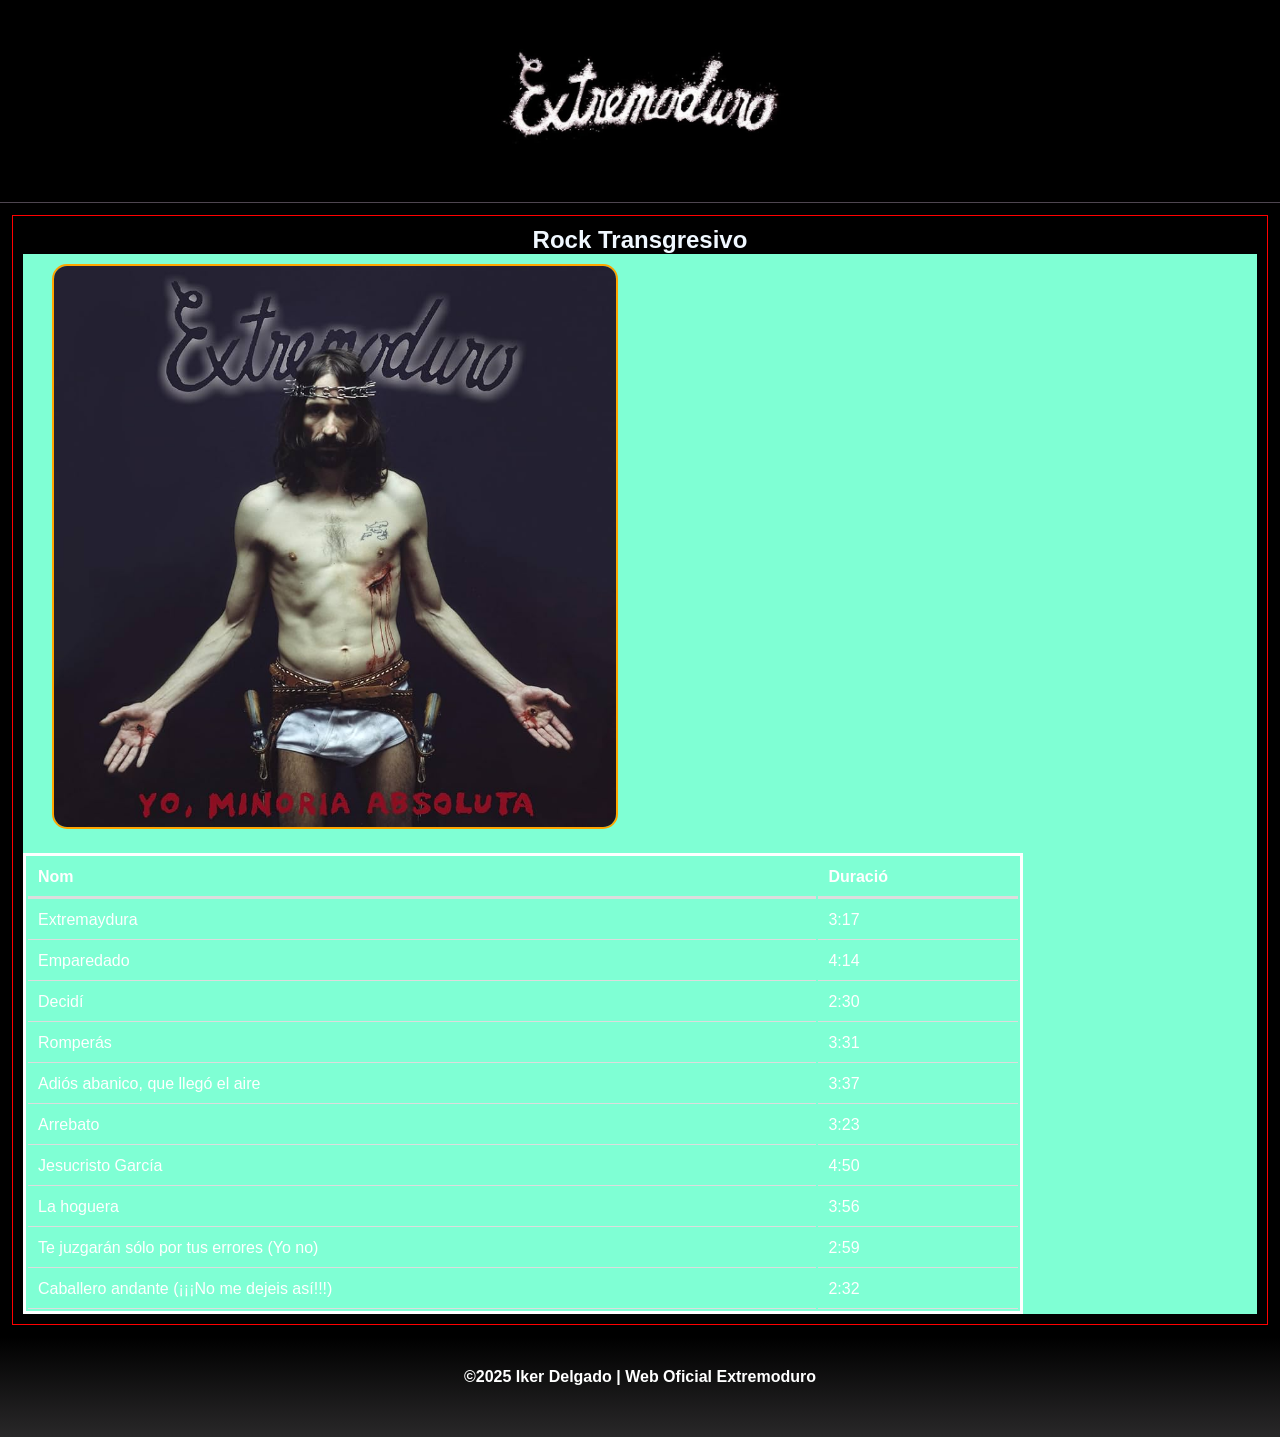
<file: MusicBox/Pages/Disc_RockTransgresivo.html>
<!DOCTYPE html>
<html>
    <head>
        <title>Extremoduro - Inicio</title>
        <link rel="icon" type="image/png" href="Multimedia/Images/IrosTodosATomarPorCulo.webp">
        <meta charset="utf8">
        <meta name="keywords" content="HTML, CSS">
        <meta name="description" content="Web sobre el grup de musica de rock Extremoduro.">
        <meta name="author" content="Iker Delgado Rus">
        <meta name="viewport" content="width=device-width, initial-scale=1.0">
        <link rel="stylesheet" href="../CSS/style.css">
    </head>
    <body>
        <header>
            <a href="../index.html"><img src="../Multimedia/Images/Logo_Extremoduro_Polvo.jpg" alt="Logo Extremoduro"></a>
        </header>
        <section class="album">
            <h1>Rock Transgresivo</h1>
            <div>
                <div>
                    <img src="../Multimedia/Images/Album_YoMinoriaAbsoluta.jpg" alt="Rock Transgresivo">
                </div>
                <div class="divGran">
                    <table>
                        <tr>
                            <th>Nom</th>
                            <th>Duració</th>
                        </tr>
                        <tr>
                            <td class="songName">Extremaydura</td>
                            <td class="songTime">3:17</td>
                        </tr>
                        <tr>
                            <td class="songName">Emparedado</td>
                            <td class="songTime">4:14</td>
                        </tr>
                        <tr>
                            <td class="songName">Decidí</td>
                            <td class="songTime">2:30</td>
                        </tr>
                        <tr>
                            <td class="songName">Romperás</td>
                            <td class="songTime">3:31</td>
                        </tr>
                        <tr>
                            <td class="songName">Adiós abanico, que llegó el aire</td>
                            <td class="songTime">3:37</td>
                        </tr>
                        <tr>
                            <td class="songName">Arrebato</td>
                            <td class="songTime">3:23</td>
                        </tr>
                        <tr>
                            <td class="songName">Jesucristo García</td>
                            <td class="songTime">4:50</td>
                        </tr>
                        <tr>
                            <td class="songName">La hoguera</td>
                            <td class="songTime">3:56</td>
                        </tr>
                        <tr>
                            <td class="songName">Te juzgarán sólo por tus errores (Yo no)</td>
                            <td class="songTime">2:59</td>
                        </tr>
                        <tr>
                            <td class="songName">Caballero andante (¡¡¡No me dejeis así!!!)</td>
                            <td class="songTime">2:32</td>
                        </tr>
                    </table>
                </div>
            </div>
        </section>
        <footer>
            <p>&copy;2025 Iker Delgado | <a href="https://www.extremoduro.com/es/inicio">Web Oficial Extremoduro</a></p>
        </footer>
    </body>
</html>
</file>
<file: CSS/style.css>
body{
    background-color: white;
}

.container-fluid {
    align-items: center;
    justify-content: space-between;
}

.navbar {
    padding: 5px;
    background-color: #f5f6f7; ;
}

.hero-imatge-developer{
    width:200px;
    height:200px;
    margin:20px;
    /*alerta perquè pressuposem que la imatge és quadrada*/
}
section {
    display:flex;
    flex-direction: column; /*alineat en columnes del contingut*/
    justify-content: center; /*centrat verticalment*/
    align-items: center; /*centrat horitzontalment*/  
}

.hero{
    background-color: #f5f6f7;  /*definim el color de fons de la secció principal*/
    min-height: 400; /*definim l'alçada mínima de la secció principal*/
    /* fem servir altura mínima perquè si el contingut de la secció és més gran que l'alçada mínima, la secció s'ajustarà a la mida del contingut*/
    text-align: center; /*centrem el text de la secció principal*/
}
h1{
    font-size: 5.5vw; /*mida de la font relativa a la pantalla*/
}
.hero h2{
    font-size: 2.3vw; /*mida de la font relativa a la pantalla*/
    color: #615151; /*color del text*/
    font-family: 'Satoshi', sans-serif;
}
.hero h1 {
    font-family: 'Kola', sans-serif;
    font-size: 5vw;
}
.hero-inferior img{
    width:10%;
}
.dark-section{
    color:white;  
    background-color: #153a24; /*color de fons de la secció fosca*/
}
.about-me{
    height: 700px;
    padding:10px;
}
.about-me div{
    max-width: 700px;
    text-align:center;
}
.section-title{
    font-size:clamp(14px,2.5vw,50px); /*mida de la font relativa a la pantalla*/
    font-family: 'Satoshi', sans-serif;
    padding: 5px 0; /*espaiat entre la capçalera i el contingut*/    
}
.section-text{
    font-size: 2vw; /*mida de la font relativa a la pantalla*/
    padding: 15px 0; /*espaiat entre el text i el contingut*/    
}
.white-section{
    color:black;  
    background-color: white; /*color de fons de la secció clara*/
}
.experiencia{
    padding: 40px 40px 60px 40px;
}
.experiencia-title{
    font-size:clamp(14px,2.5vw,50px);
    font-weight: bold;
    margin: 10px 0;
}
.experiencia i{
    font-size:clamp(14px,2vw,50px);
    color: #ffffff;
    background-color:#0a0a23 ;
    padding: 10px 14px;
    aspect-ratio: 1/1;
    border-radius: 50%;
}
.columna{
    margin-bottom: 10px;
}
.badges-contenedor{
    font-size:clamp(12px,1.5vw,50px);
    font-weight: bold;
    margin: 10px 0;
}
.badge{
    margin: 5px,
}
.experiencia .columna{
    margin-bottom: 10px;
    padding: 20px;
    border: 2px solid #8080804d;
    transition: all 0.3s ease-in;
}
.experiencia .columna:hover{
    color:white;
    background-color: #1b1b32;
    border: 2px solid #189934;
}
.black-text{
    color: black;
}
.section-description{
    font-size:clamp(14px,2vw,50px); /*defineix el tamany mínim, màxim i òptim de la font*/    
    color: #584343;
}
.projectes {
    padding: 40px;
}
.projectes img{
    height: 100%;
    width: 100%;
    border-radius: 10px;
    aspect-ratio: 1/1;
    object-fit: cover;
    object-position: top;
    display: block;
    border: solid 2px rgb(131, 131, 131);
    transition: all 0.3s ease;
}
.projectes-container{
    padding-top: 60px;
    margin-bottom: 40px;
}
.overlay{
    transition: all 0.3s ease;
    opacity: 0;  /*transparència de la capa NO ES VEU*/
    position: absolute;
    top:50%;  /*al centre vertical */
    left: 50%;   /* al centre horitzontal */
    transform: translate(-50%, -50%);  
    text-align: center;
}
.overlay p{
    font-size:clamp(14px,2.5vw,30px); /*defineix el tamany mínim, màxim i òptim de la font*/    
    margin-bottom: 0;
}
.projecte {
    position: relative;
}
.projecte:hover img {
    opacity: 0.2;
}
.projecte:hover .overlay {
    opacity: 1;
}
.overlay .icones-contenidor {
    display: flex;
    flex-direction: column; /*alineat en columnes del contingut*/
    justify-content: center; /*centrat verticalment*/
    align-items: center; /*centrat horitzontalment*/  
}
.overlay i {
    color: black;
    font-size: 60px;
    margin: 10px;
}
.video{
    position: relative;
    width: 100%; /* Ajusta el div a l'ample que necessitis */
    padding-top: 56.25%; /* Això manté una relació 16:9 (9 / 16 * 100) */
}
.video iframe {
    position: absolute;
    top: 0;
    left: 0;
    width: 100%;
    height: 100%;
}
.projecte h2{
    font-size:clamp(19px,2.5vw,30px); 
    margin: 10px 0;
}
.projecte p{
    font-size:clamp(14px,2vw,25px);  
    margin: 10px 0 30px 0px;
}
footer {
    min-height: 500px;
}
.footer-logo {
    height: 80px;
    width: 80px;
    margin: 10px;
}
.footer-text {
    padding: 20px;
    margin-bottom: 30px;
    font-size:clamp(14px,2.5vw,50px); /*defineix el tamany mínim, màxim i òptim de la font*/    
    font-family:"Vast Shadow"; /*font de la capçalera*/
}
.social-icons a {
    width: 50px;
    height: 50px;
    display: flex;
    align-items: center;
    justify-content: center;
    padding: 2px;
    margin: 10px;
    border: 2px solid white;
    border-radius: 50%;
    transition: all 0.2s ease-in;
}
.social-icons i {
    color: white;
    font-size: 1.5rem;
    transition: all 0.2s ease-in;
}
.social-icons a:hover {
    background-color: rgb(222, 252, 232);
    border: 2px solid rgb(24, 116, 77);
}
.social-icons a:hover i {
    color: black;
}
.drets {
    font-size: 15px;
    color: #aeaeae;
    padding: 20px;
}
.row {
    row-gap: 20px;
}

@media screen and (max-width: 768px) {
    /*distribució del menu en dispositius mòbils*/
    
    /*Secció sobre mi*/
    .about-me{
        height: 200px;
    }
    .btn-responive {
        font-size: 11px; padding: 6px 12px;
    }
}
</file>
<file: Botiga/CSS/style.css>
body{
    padding: 0px;
    margin: 0px;
    font-family: 'Courier New', Courier, monospace;
    background-color: #ffffff;
    user-select: none;
}

header{
    background-color: #ffffff;
    margin: 0px;
    padding: 2px;
    border-bottom: solid 1px rgb(201, 201, 201);
    display: flex;
    gap: 50px;
    justify-content: center;
    height: 100px;
}

header a {
    margin: 0px;
    padding: 0px;
    width: 125px;
}

header .logo {
    position: absolute;
    max-height: 100px;
    max-width: 200px;
}

header .icons{
    position: absolute;
    right: 30px;
    top: 25px;
    vertical-align: middle;
}

header .icon{
    max-width: 50px;
    max-height: 50px;
}

header nav {
    position: absolute;
    left: 10px;
}


nav li {
    display: inline;
}

nav li a{
    color: black;
    text-decoration: none;
}

section {
    padding-top: 1%;
}

.header {
    padding: 0px;
}

.header img {
    object-fit: cover;
    width: 100%;
    height: 40vw;
    border-bottom: solid 1px rgb(201, 201, 201);
}

.centerSection {
    display: flex;
    justify-content: center;
}


section h1 {
    text-align: center;
    align-content: center;
    align-items: center;
    color: rgb(78, 78, 78);
}

.articles{
    display: flex;
    flex-flow: row wrap;
    justify-content: center;
    align-items: stretch;
    gap: 0px;
}

.article{
    position: relative;
    display: flex;
    justify-content: center;
    flex-flow: row wrap;
    border: 1px solid #e6e6e6;
    transition: border 0.3s;
    width: 250px;
    aspect-ratio: 1/1;
}

.article img{
    object-fit: contain;
    max-height: 200px;
    padding: 10px;
    width: 200px;
    margin: 10px;
    border-radius: 7px;
    transition: all 0.5s;
}

.article h1 {
    text-align: start;
    padding: 0px 15px 0px 15px;
    font-size: 13px;
    margin: 0px;
    font-weight: bold;
    writing-mode: vertical-rl;
    position: absolute;
    top: 20px;
    left: 0px;
}

.article h2 {
    text-align: start;
    padding: 0px 15px 0px 15px;
    font-size: 13px;
    margin: 0px;
    font-weight: lighter;
    writing-mode: vertical-rl;
    position: absolute;
    top: 20px;
    left: 25px;
}

.article:hover{
    border: 1px solid #858585;
}

.article div {
    background-color: #661694;
    color: rgb(255, 246, 243);
    width: 100%;
    text-align: center;
    margin: 10px;
    height: 50px;
    border-radius: 2px;
    text-decoration: bold;
    bottom: 0px;
    transition: all 0.8s;
    position: relative;
}

.article div img {
    margin: 0px;
    height: 30px;
    position: absolute;
    left: 5px;
    top: 0px;
    opacity: 0%;
    transition: opacity 0.25s;
}

.article div p {
    color: #f1f1f1;
    opacity: 100%;
}

.article div:hover {
    cursor: pointer;   
}

.article div:hover img{
    opacity: 100%;
}

.article div:hover p{
    opacity: 0%;
}

.articles:hover .article:not(:hover) > img{
    opacity: 65%;
    filter: saturate(50%);
}

form {
    max-width: 400px;
    padding: 40px;
    border: 1px solid rgb(201, 201, 201);
    border-radius: 3px;
}

.login .country {
    margin-top: 4px;
    width: 100%;
    background-color: #f1f1f1;
    border: 1px solid rgb(201, 201, 201);
    height: 30px;
    padding-left: 8px;
    border-radius: 5px;
}

.login h3{
    margin: 0px;
    text-align: center;
}

.login p {
    margin-bottom: 0px;
    margin-top: 25px;
}

.login .text{
    margin-top: 4px;
    width: 98%;
    background-color: #f1f1f1;
    border: 1px solid rgb(201, 201, 201);
    height: 30px;
    padding-left: 8px;
    border-radius: 5px;
}

.login .button {
    background-color: #661694;
    padding: 18px;
    color: white;
    font-weight: bold;
    border: 0;
    min-width: 200px;
    width: 100%;
    border-radius: 7px;
    font-size: 15px;
    margin-top: 35px;
}

.login .button:hover{
    cursor: pointer;   
}

aside {
    background-color: rgb(201, 201, 201);
    display: grid;
    gap: 1px;
    padding: 1px;
    margin-top: 25px;
    grid-template-columns: 1fr 1fr 1fr;
    align-items: stretch;
}

aside div{
    background-color: white;
    padding: 15px;
    position: relative;
}

aside div > img{
    height: 80%;
    position: absolute;
    bottom: 0px;
}

.socialIcon {
    height: 25px;
    position: absolute;
    top: 0px;
    left: 0px;
}

aside div div {
    margin: 5px;
}

aside a > p {
    position: absolute;
    top: -11px;
    left: 35px;
    color: #252525;
    transition: all 1s;
}

aside a {
    transition: all 1s;
}

aside a:hover{
    color: #771aad;
}

aside div h3 {
    color: #252525;
    text-decoration: underline
}

aside div ul {
    padding-left: 20px;
}

aside div li {
    padding-bottom: 14px;
}

aside div li a {
    color: #252525;
}

footer {
    text-align: center;
    max-width: 100%;
    padding: 35px;
    background-color: black;
    color: white;
    font-weight: bold;
    padding-top: 15px;
}

.footerWhite{
    background-color: white;
    color: black;
}

footer a {
    text-decoration: none;
    color: rgb(30, 88, 214);
}

@media (max-width: 900px) {
    aside {
        grid-template-columns: 1fr 1fr;
    }

    aside > div:nth-child(3) {
        grid-column: span 2;
    }
}

@media (max-width: 800px) {
    aside {
        grid-template-columns: 1fr;
    }

    aside div > img{
        height: 100px;
        position: relative;
        bottom: 0px;
    }

    aside > div:nth-child(3) {
        grid-column: span 1;
    }
}
</file>
<file: ParcAmbiental/CSS/style.css>
:root {
  --semi-white: #e0e0e0;
  --semi-black: #080708;
  --gray: #a8a8a8;
  --square: #c9c3b6;
  --square-obscur: #9e9786;
  --text-link: #585449;
  --section-title: #6b675b;
}

body {
    background-color: var(--semi-white);
    margin: 0px;
    padding: 0px;
}

header{
    width: 100%;
    max-width: 100%;
    background-color: var(--semi-black);
}

.headerImg{
    width: 100%;
    object-fit: cover;
    object-position: bottom;
    height: 20vw;
}

header div {
    position: absolute;
    top: 0px;
    left: 0px;
    width: 100%;
    height: 20vw;
    display: flex;
    align-items: center;
    justify-content: center;
    background: linear-gradient(#00000000, var(--semi-black));
}

header div h1{
    font-family: 'Switzer', sans-serif;
    color: var(--semi-white);
    font-size: 4vw;
}

section{
    display: flex;
    justify-content: center;
    padding: 1%;
    flex-wrap: wrap;
}

section > div{
    width: 100%;
    max-width: 80%;
    padding: 2%;
    display: flex;
}

.squere{
    background-color: var(--square);
    border-radius: 15px;
    display: grid;
    grid-template-columns: 1fr 1fr;
    gap: 20px;
    align-items: center;
    justify-content: center;
}

.columns p{
    font-family: 'Cabinet Grotesk', sans-serif;
    text-align: justify;
    text-justify: inter-word;
    column-count: 2;
    column-gap: 50px;
    column-rule: 1px solid var(--gray);
}

.squere p{
    min-width: 125px;
    text-align: justify;
    text-justify: inter-word;
    font-family: 'Cabinet Grotesk', sans-serif;
}

.fotoOficines {
    max-width: 100%;
    width: 1000px;
    border: 2px solid var(--square-obscur);
    border-radius: 2px;
    aspect-ratio: 3/2;
    min-width: 300px;
}

.fotoSection {
    max-height: 325px;
    border: 2px solid var(--square-obscur);
    border-radius: 2px;
    aspect-ratio: 4/2;
    min-width: 300px;
}

.info {
    display: grid;
    grid-template-columns: 1fr 1fr;
    gap: 50px;
    align-items: center;
    justify-content: center;
}

.info div {
    display: flex;
    align-items: center;
    justify-content: center;
    gap: 0px;
    flex-wrap: wrap;
    width: 100%;
}

.info p {
    text-align: justify;
    text-justify: inter-word;
    font-family: 'Cabinet Grotesk', sans-serif;
}

section h1 {
    width: 100%;
    justify-content: center;
    align-items: center;
    text-align: center;
    font-family: 'Satoshi', sans-serif;
    color: var(--section-title);
}

.left{
    text-align: start;
}

.mapsDiv{
    width: 100%;
    display: flex;
    align-items: center;
    justify-content: center;
    padding: 10px;
}

.maps {
    width: 1500px;
    max-width: 60%;
    border: 2px solid var(--square-obscur);
    border-radius: 3px;
    aspect-ratio: 7/4;
}

.underline {
    text-decoration: underline;
}

footer {
    text-align: center;
    background-color: var(--square);
    padding: 35px;
    display: flex;
    flex-direction: column;
    justify-content: center;
    align-items: center;
    text-align: center;
    gap: 50px;
}

footer img{
    max-width: 180px;
}

footer a {
    text-decoration: none;
    color: var(--semi-black);
    transition: 1s all;
    min-width: 100%;
    font-family: 'Cabinet Grotesk', sans-serif;
}

footer a:hover {
    color: var(--text-link);
}

@media (max-width: 992px) {
    .headerImg{
        height: 30vw;
    }
    .squere{
        grid-template-columns: 1fr;
    }
    header div{
        height: 30vw;
    }

    .maps {
        max-width: 80%;
    }
}

@media (max-width: 700px) {
    .info{
        grid-template-columns: 1fr;
    }
}

@media (max-width: 576px) {
    .headerImg{
        height: 40vw;
    }

    header div{
        height: 40vw;
    }
    .maps {
        max-width: 90%;
    }
}
</file>
<file: Pintor/CSS/style.css>
body {
    background-color: rgb(182, 17, 17);
    /*background: linear-gradient(180deg,rgba(182, 17, 17, 1) 5%, rgba(253, 29, 29, 1) 40%, rgb(247, 163, 47) 60%, rgb(252, 160, 54) 80%, rgb(199, 123, 16) 100%);
*/    margin: 0px;
    padding: 0px;
    z-index: 0;

}

header {
    background-color: rgb(255, 243, 222);
    padding: 10px;
    border-bottom: solid 1px rgb(204, 61, 73);
    position: fixed;
    width: 100%;
    text-align: center;
    z-index: 5;
    font-family: 'Zodiak', serif;
    color: rgb(17, 3, 3);
}

.realSection{   
    width: 100%;
    display: flex;
    justify-content: center;
    padding-top: 100px;
}

section{
    background-color: rgb(255, 243, 222);
    border-left: solid 1px rgb(204, 61, 73);
    border-right: solid 1px rgb(204, 61, 73);
    max-width: 1400px;
    width: 100%;
    padding: 15px;
}

section h1 {
    margin: 0px;
    width: auto;
    max-width: 425px;
    border-bottom: solid 3px rgb(61, 45, 46);
    padding-left: 15px;
    font-family: 'Zodiak', serif;
}

.descriptionContainer {
    border-top: solid 1px rgb(201, 191, 192);
    max-width: 100%;
    position: relative;
    margin-top: 0px;
    display: grid;
    grid-template-columns: 2fr 1fr;
    padding: 15px;
    gap: 15px;
}

.descriptionText {
    font-family: 'Zodiak', serif;
    text-align: justify;
}

.descriptionImg{
    position: relative;
    display: flex;
    width: 100%;
}

.descriptionImg img{
    width: 100%;
    border-radius: 5px;
}

.descriptionImg .retrat {
    z-index: 3;
    opacity: 100%;
    position: relative;
    transition: 1.5s all;
    object-fit: contain;
    object-position: top;
}

.descriptionImg .retrat:hover {
    opacity: 0%;
}

.descriptionImg .fotografia {
    position: absolute;
    z-index: 1;
}

.obresContainer {
    display: grid;
    gap: 15px;
    padding: 15px;
    grid-template-columns: 1fr 1fr 1fr;
    border-top: solid 1px rgb(201, 191, 192);
}

.obresContainer div {
    text-align: center;
    padding: 0px;
}

.obresContainer div img {
    text-align: center;
    margin: 0px;
    padding: 0px;
    max-width: 100%;
    margin-bottom: 15px;
    border-radius: 5px;
    transition: 0.8s all;
}
.obresContainer div img:hover {
    transform: scale(1.25);
    /*box-shadow: 0px 0px 15px aliceblue;*/
    box-shadow: 0px 0px 10px rgb(255, 243, 222);
}

footer {
    text-align: center;
}

footer a {
    text-decoration: none;
    color: rgb(63, 30, 33);
    transition: 1s all;
}

footer a:hover {
    color: rgb(201, 74, 85);
}
</file>
<file: Talps/talps.css>
@font-face {
    font-family: 'Pixeled'; /* Nombre que usarás luego */
    src: url('Multimedia/Fonts/minecraft/Minecraft.ttf') format('truetype');
    font-weight: normal; /* O 'bold', '300', etc. */
    font-style: normal; /* O 'italic' */
}

body {
    background-image: url('Multimedia/Images/Pokemon_Gold.png');
    background-size: 100%;
    background-color: rgb(117, 148, 129);
    cursor: pointer;
    cursor: url("Multimedia/Images/Cursor_Hammer.png"), auto;
}

#audio{
    position: absolute;
    width: 50px;
    height: 50px;
    bottom: 15px;
    right: 15px;
}

.copyright {
    margin: 0px;
    padding: 0px;
    position: absolute;
    height: 50px;
    bottom: 0px;
    left: 30px;
    color: white;
    font-family: 'Pixeled', Arial, Helvetica, sans-serif;
    font-size: 22px;
    text-shadow: 0px 3px #1d1d1d;
}

.game{
    display: flex;
    flex-wrap: nowrap;
    justify-content: center; 
    align-items: center;
    flex-direction: column;
}

.game h1{
    background-color: white;
    padding: 20px 50px 15px 50px;
    border-radius: 100px;
    text-decoration: underline;
    border: solid 5px #2e2e2e;
    box-shadow: #2e2e2e 0px -10px;
    font-family: 'Pixeled', Arial, Helvetica, sans-serif;
    text-shadow: 0px 3px #b1b1b1;
}

.talpContainer{
    padding: 50px;
    display: grid;
    grid-template-columns: auto auto auto;
    max-width: 600px;
    background-image: url('Multimedia/Images/Grass2.png');
    background-repeat: repeat;
    background-size: 100px;
    border: solid 5px #2e2e2e;
    box-shadow: #2e2e2e 0px -10px;
    position: relative;
}

.talp{
    min-width: 50px;
    min-height: 50px;
    width: 100%;
    height: 100%;
    max-width: 200px;
    max-height: 200px;
    margin: 0px;
    padding: 0px;
}

.puntuationContainer{
    position: absolute;
    width: 200px;
    top: 5px;
    left: 35px;
    font-family: 'Pixeled', Arial, Helvetica, sans-serif;
    font-size: 25px;
    text-shadow: 0px 3px #457745;
}

.timerContainer{
    position: absolute;
    width: 130px;
    top: 5px;
    right: 35px;
    font-family: 'Pixeled', Arial, Helvetica, sans-serif;
    font-size: 25px;
    text-shadow: 0px 3px #457745;
}

.final {
    display: none;
}

.felicitatsContainer {
    position: relative;
    border: solid 5px #2e2e2e;
    width: 96%;
    max-width: 750px;
    background-color: #e8f898;
}

.felicitatsContainer img {
    width: 100%;
    max-width: 750px;
}

.felicitatsContainer div {
    position: absolute;
    width: 100%;
    height: 100%;
    top: 0px;
    display: flex;
    justify-content: center;
    vertical-align: middle;
    flex-direction: column;
    padding: 0px;
}

.felicitatsContainer h2{
    font-family: 'Pixeled', Arial, Helvetica, sans-serif;
    font-size: 40px;
    text-shadow: 0px 5px #abac7c;
    width: 100%;
    text-align: center;
    margin-bottom: 30px;
}

.felicitatsContainer h3{
    font-family: 'Pixeled', Arial, Helvetica, sans-serif;
    font-size: 50px;
    width: 100%;
    text-align: center;
    margin: 0px;
    text-shadow: 0px 6px #abac7c;
}
</file>
<file: MusicBox/CSS/style.css>
body {
    padding: 0px;
    margin: 0px;
    background-color: black;
    font-family: sans-serif;
}

header {
    padding: 20px;
    text-align: center;
    border-bottom: solid 1px rgb(78, 70, 80);
}

header img{
    width: 30vw;
    max-width: 300px;
}

h1 {
    color: aliceblue;
}

.imageHeader {
    width: 100%;
    border-bottom: solid 1px rgb(78, 70, 80);
}

.imageHeader img {
    width: 100%;
    filter: saturate(15%);
}

section {
    text-align: center;
    padding: 10px;
    margin: 0px;
    position: relative;
}

section h1{
    padding: 0px;
    margin: 0px;
}

.dobleSection{
    display: flex;
    position: relative;
    padding: 25px;
    gap: 20px;
    flex-wrap: wrap;
    justify-content: center;
}

.llistat {  
    width: 100%;
    max-width: 800px;
    padding: 30px;
    border-bottom: solid 1px rgb(75, 75, 75);
    border-right: solid 1px rgb(75, 75, 75);
    border-top: solid 1px rgb(25, 25, 25);
    border-left: solid 1px rgb(25, 25, 25);
}

.llistat div{
    display: flex;
    justify-content: space-between;
}

.llistat ol{
    width: 50%;
}

.llistat li{
    text-align: start;
    color: white;
    padding: 10px;
}

table {
    width: 100%;
    border: 3px solid white;
    color: white;
    table-layout: 1fr 1fr 1fr;
    margin-top: 10px;
}

table th {
    border-bottom: 3px solid #ddd;
    text-align: left;
    padding: 10px;
}

table td {
    padding: 10px;
    text-align: left;
    border-bottom: 1px solid #ddd;
}

.albumYear {
    text-align: left;
}

.albumName {
    text-align: left;
}

.albumSongs {
    text-align: right;
}

.fotografies {
    max-width: 100%;
    padding: 30px;
    display: flex;
    flex-wrap: wrap;
    gap: 30px;
    align-items: stretch;
    justify-content: center;
}

.foto{
    max-width: 500px;
    padding: 15px;
    position: relative;
    background-color: #f0f8ff;
    border-radius: 2px;
    border: 1px solid #fafdff;
    box-shadow: 5px 5px 10px #3a3a3a;
    text-align: start;
}

.foto img{
    width: 100%;
    transition: all 1.5s;
    border-radius: 3px;
    border: 1px solid #e0e7ec;
    aspect-ratio: 1/1;
    object-fit: cover;
}

.audioSection{
    justify-content: center ;
    display: flex;
    padding: 10px;
    position: relative;
}

.audioReplay {
    border: 2px solid rgb(43, 43, 43);
    background-image: linear-gradient(to bottom, black, rgb(41, 40, 41));
    max-height: 200px;
    display: flex;
    padding: 10px;
    margin: 0px 20px 0px 20px;
    border-radius: 15px;
    width: 100%;
    max-width: 1000px;
}

.audioReplay img {
    display: block;
    max-width: 130px;
    max-height: 130px;
    object-fit: cover;
    border-radius: 10px;
    border: 2px solid rgb(43, 43, 43);
}

.audioReplay div {
    display: flex;
    flex-wrap: wrap;
    align-items: center; 
    justify-content: space-between;
    padding: 15px;
    width: 100%;
}

.audioReplay div h2{
    Font-family: Century Gothic, CenturyGothic, AppleGothic, sans-serif;
    padding: 0px;
    margin: 0px;
    color: rgb(182, 182, 182);
    font-weight: lighter;
    text-shadow: 2px 2px 8px black  ;
    text-align: left;
}

audio{
    background-image: linear-gradient(to bottom, rgb(209, 209, 209), rgb(134, 134, 134));
    border: 2px solid rgb(43, 43, 43);
    border-radius: 10px;
}

audio::-webkit-media-controls-panel {
    background-image: linear-gradient(to bottom, rgb(209, 209, 209), rgb(134, 134, 134));
    border: none;
    outline: none;
    border-radius: 0;
    box-shadow: black 10px 10px;
    color: black;
}

.video iframe {
    max-width: 100%;
}

.map {
    max-width: 100%;
    width: 1100px;
    border-radius: 10px;
    border: 2px solid rgb(43, 43, 43);
}

.album {
    border: solid 1px red;
    margin: 12px;
    position: relative;
}

.album > div {
    display: flex;
    flex-wrap: wrap;
}

.album img {
    border: solid 2px orange;
    border-radius: 15px;
    margin: 10px;
    width: 90%;
    max-width: 600px;
}

.album > div {
    width: 100%;
    background-color: aquamarine;
}

.album table {
    width: 100%;
}

.album .divGran {
    width: 1000px;
    max-width: 100%;
    left: 0px;
    position: relative;
}

footer {
    text-align: center;
    max-width: 100%;
    padding: 35px;
    background-image: linear-gradient(to bottom, black, rgb(41, 40, 41));
    color: white;
    font-weight: bold;
    padding-top: 15px;
}

footer a {
    color: white;
    text-decoration: none;
}

footer a:hover{
    color: rgb(255, 178, 212);
}
</file>
